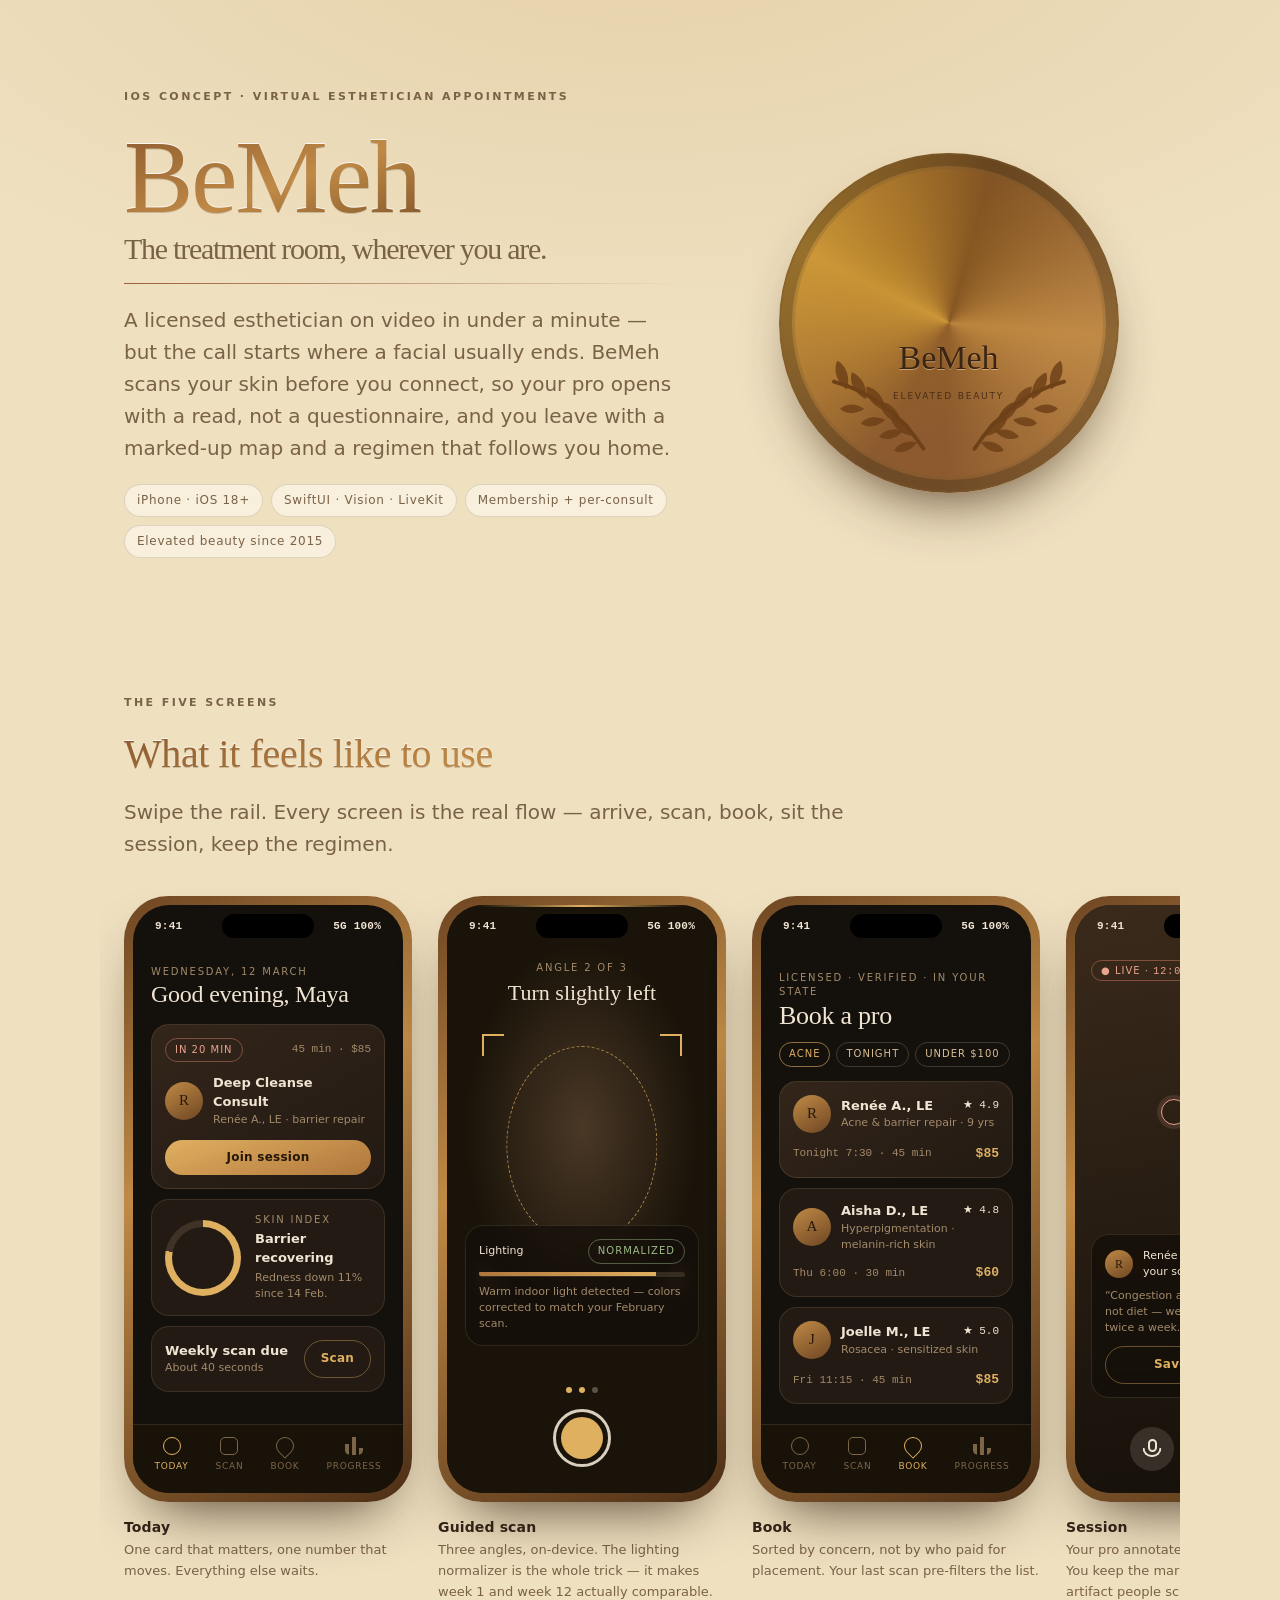
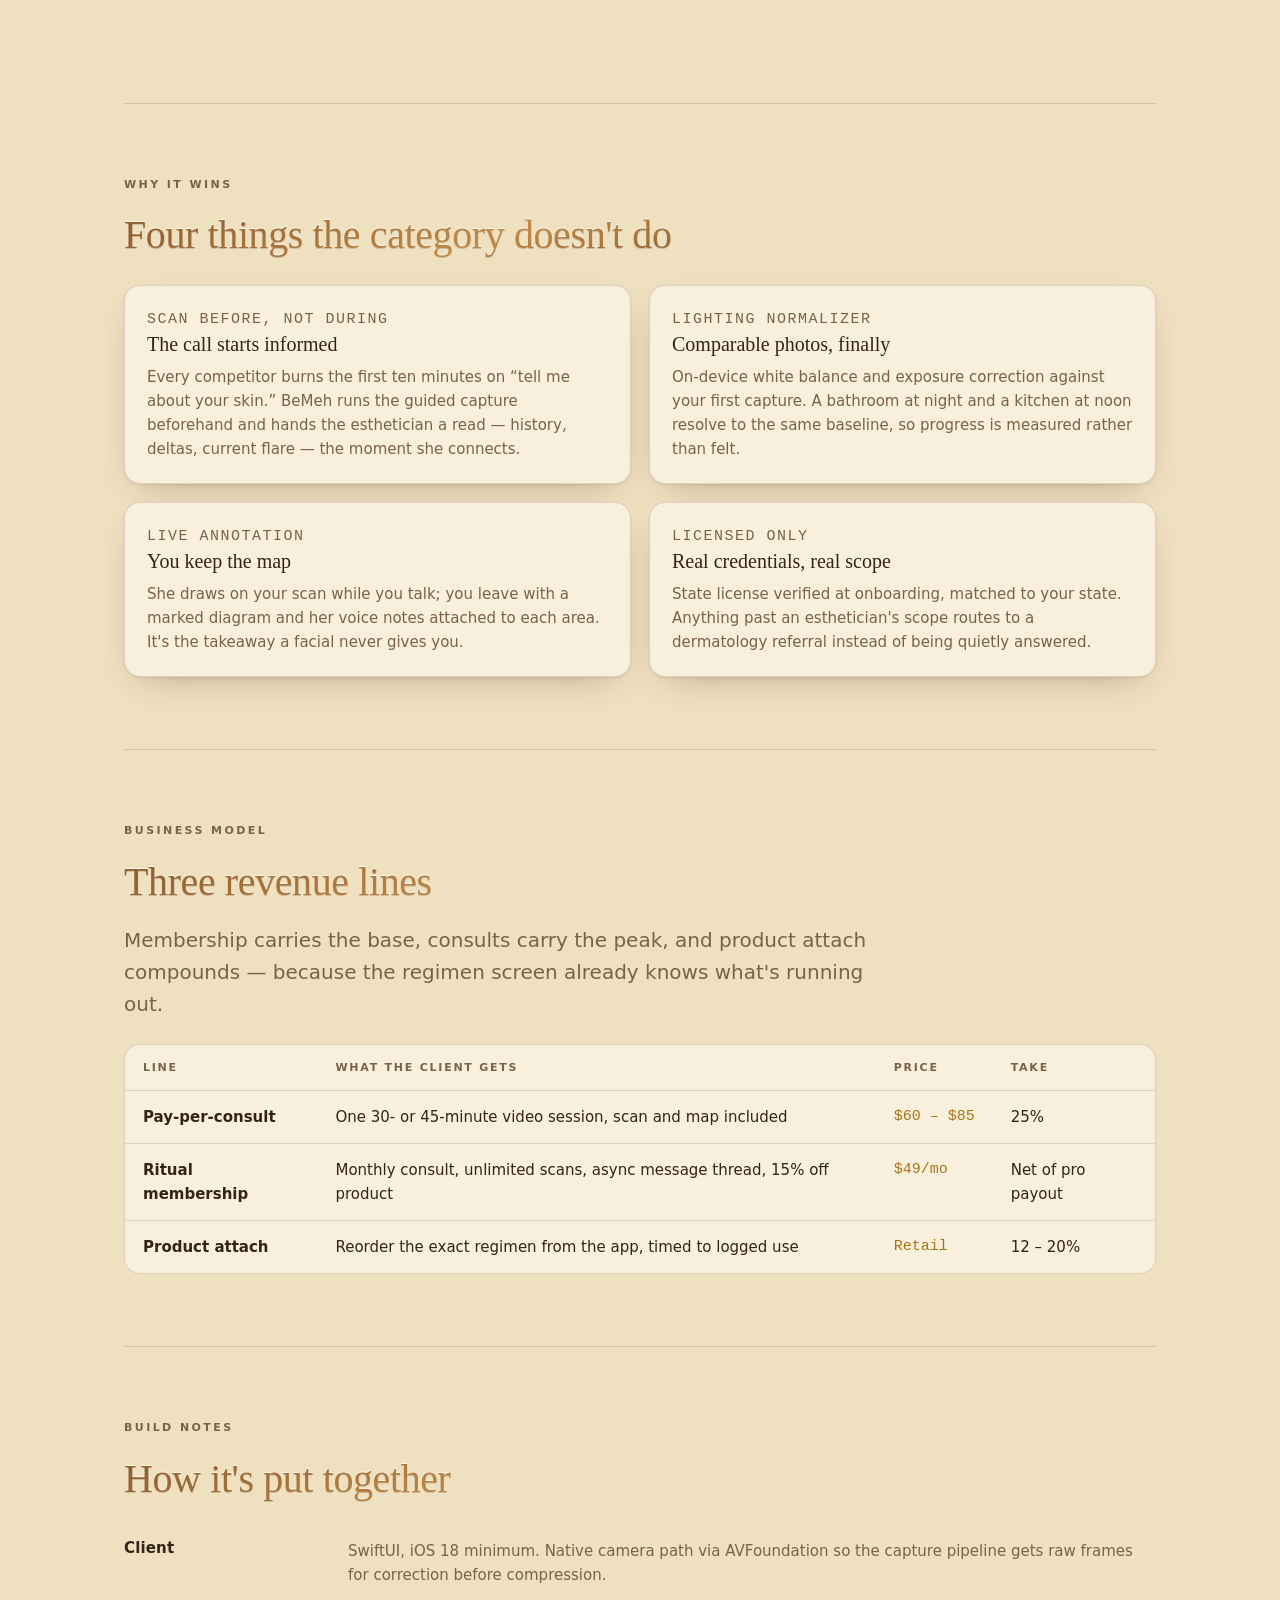
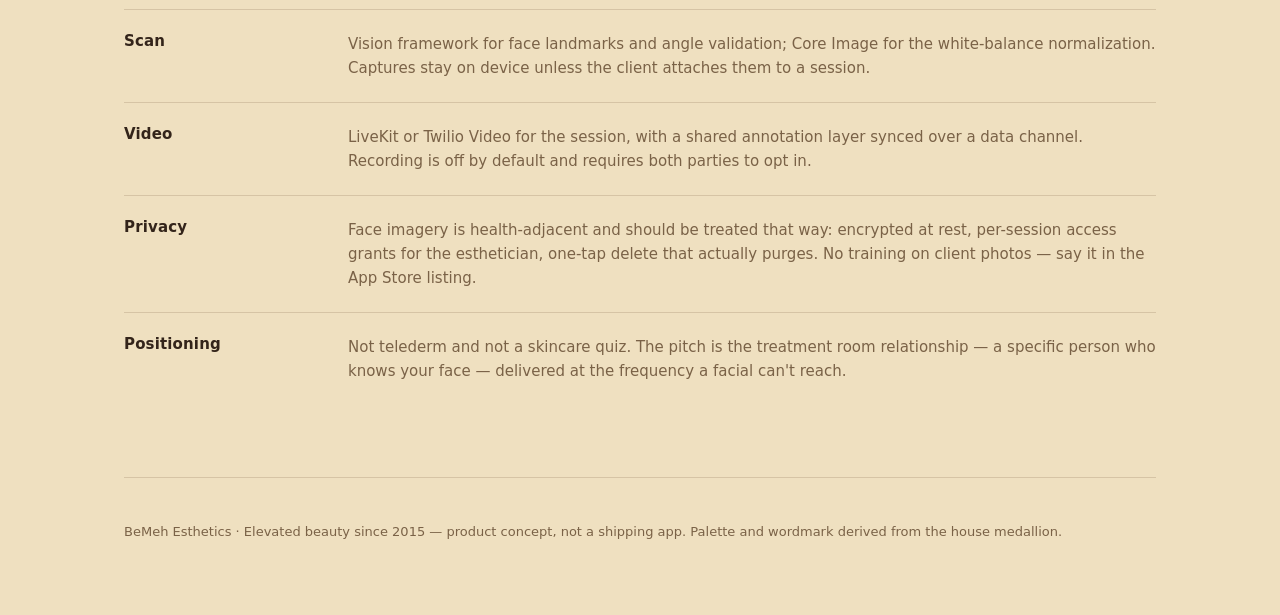
<file: concepts/bemeh/index.html>
<!doctype html>
<html lang="en">
<head>
<meta charset="utf-8">
<meta name="viewport" content="width=device-width, initial-scale=1">
<meta name="robots" content="noindex, nofollow">
<title>BeMeh — Virtual Esthetician, iOS Concept</title>
</head>
<body>
<style>
  :root{
    --ground:#EFE0C0; --panel:#F8F0DC; --panel-2:#FBF5E7;
    --ink:#33241A; --ink-dim:#7A6247; --line:rgba(80,52,26,.16);
    --gold:#A8741C; --copper:#9A5F3C; --champagne:#7A5A2E;
    --alert:#B0523B; --ok:#5F7A4E;
    --emboss-hi:rgba(255,255,255,.75); --emboss-lo:rgba(80,52,26,.22);
    --metal:linear-gradient(160deg,#8C5A2E 0%,#C08A46 38%,#6E4622 78%);
    --shadow:0 1px 2px rgba(80,52,26,.10), 0 12px 34px -18px rgba(80,52,26,.45);
    --font-display:"Didot","Bodoni 72","Bodoni MT","Playfair Display",Georgia,serif;
    --font-ui:"Avenir Next","Avenir","Helvetica Neue",system-ui,sans-serif;
    --font-mono:ui-monospace,"SF Mono",Menlo,monospace;
  }
  @media (prefers-color-scheme: dark){
    :root{
      --ground:#1C140E; --panel:#241A12; --panel-2:#2C2017;
      --ink:#F0E4D2; --ink-dim:#B09A7C; --line:rgba(233,201,150,.15);
      --gold:#D9A441; --copper:#C07C52; --champagne:#F2DFC0;
      --alert:#D07A62; --ok:#9DBA88;
      --emboss-hi:rgba(255,231,190,.20); --emboss-lo:rgba(0,0,0,.55);
      --metal:linear-gradient(160deg,#F6E3C0 0%,#C48E4E 42%,#8C5A32 100%);
      --shadow:0 1px 0 rgba(255,231,190,.06), 0 18px 44px -20px rgba(0,0,0,.8);
    }
  }
  :root[data-theme="light"]{
    --ground:#EFE0C0; --panel:#F8F0DC; --panel-2:#FBF5E7;
    --ink:#33241A; --ink-dim:#7A6247; --line:rgba(80,52,26,.16);
    --gold:#A8741C; --copper:#9A5F3C; --champagne:#7A5A2E;
    --alert:#B0523B; --ok:#5F7A4E;
    --emboss-hi:rgba(255,255,255,.75); --emboss-lo:rgba(80,52,26,.22);
    --metal:linear-gradient(160deg,#8C5A2E 0%,#C08A46 38%,#6E4622 78%);
    --shadow:0 1px 2px rgba(80,52,26,.10), 0 12px 34px -18px rgba(80,52,26,.45);
  }
  :root[data-theme="dark"]{
    --ground:#1C140E; --panel:#241A12; --panel-2:#2C2017;
    --ink:#F0E4D2; --ink-dim:#B09A7C; --line:rgba(233,201,150,.15);
    --gold:#D9A441; --copper:#C07C52; --champagne:#F2DFC0;
    --alert:#D07A62; --ok:#9DBA88;
    --emboss-hi:rgba(255,231,190,.20); --emboss-lo:rgba(0,0,0,.55);
    --metal:linear-gradient(160deg,#F6E3C0 0%,#C48E4E 42%,#8C5A32 100%);
    --shadow:0 1px 0 rgba(255,231,190,.06), 0 18px 44px -20px rgba(0,0,0,.8);
  }

  *{box-sizing:border-box}
  body{
    margin:0; background:var(--ground); color:var(--ink);
    font-family:var(--font-ui); font-size:16px; line-height:1.6;
    -webkit-font-smoothing:antialiased;
    background-image:
      radial-gradient(120% 80% at 50% -10%, color-mix(in srgb, var(--gold) 14%, transparent), transparent 60%);
    background-attachment:fixed;
  }
  .wrap{max-width:1080px; margin:0 auto; padding:0 24px}
  section{padding:72px 0; border-top:1px solid var(--line)}
  section:first-of-type{border-top:0}

  h1,h2,h3{font-family:var(--font-display); font-weight:400; text-wrap:balance; margin:0}
  h1{font-size:clamp(46px,8vw,84px); line-height:.98; letter-spacing:-.015em}
  h2{font-size:clamp(28px,4vw,40px); line-height:1.1; letter-spacing:-.01em}
  h3{font-size:20px; line-height:1.25}
  p{margin:0}

  .eyebrow{
    font-family:var(--font-ui); font-size:11px; font-weight:600;
    letter-spacing:.22em; text-transform:uppercase; color:var(--ink-dim);
  }
  .struck{
    background:var(--metal); -webkit-background-clip:text; background-clip:text;
    color:transparent; filter:drop-shadow(0 1px 0 var(--emboss-lo)) drop-shadow(0 -1px 0 var(--emboss-hi));
  }
  .lede{font-size:clamp(17px,2.1vw,20px); color:var(--ink-dim); max-width:60ch}
  .stack{display:flex; flex-direction:column; gap:20px}

  /* ---- Hero ---- */
  .hero{display:grid; grid-template-columns:minmax(0,1.15fr) minmax(0,.85fr); gap:56px; align-items:center; padding:88px 0 64px}
  @media (max-width:860px){ .hero{grid-template-columns:1fr; gap:40px; padding-top:56px} }
  .hero-name{display:block; font-size:clamp(56px,10vw,104px); letter-spacing:-.02em}
  .hero-sub{display:block; font-size:clamp(20px,3vw,30px); color:var(--ink-dim); font-family:var(--font-display); margin-top:6px}
  .rule{height:1px; background:linear-gradient(90deg,var(--copper),transparent); border:0; margin:0}
  .hero-meta{display:flex; flex-wrap:wrap; gap:8px}
  .chip{
    font-size:12px; letter-spacing:.06em; padding:6px 12px; border-radius:999px;
    border:1px solid var(--line); color:var(--ink-dim); background:var(--panel);
  }

  /* ---- Medallion ---- */
  .medallion{
    position:relative; width:min(340px,74vw); aspect-ratio:1; margin:0 auto;
    border-radius:50%; display:grid; place-items:center;
    background:
      radial-gradient(circle at 34% 28%, color-mix(in srgb, var(--gold) 46%, transparent), transparent 58%),
      conic-gradient(from 210deg, #8C5A2E, #D9A441 24%, #7A4C25 46%, #C08A46 68%, #8C5A2E 92%);
    box-shadow:
      inset 0 0 0 2px color-mix(in srgb, var(--champagne) 40%, transparent),
      inset 0 0 0 13px color-mix(in srgb, #000 18%, transparent),
      inset 0 0 0 16px color-mix(in srgb, var(--champagne) 26%, transparent),
      0 30px 60px -28px rgba(60,36,14,.9);
  }
  .medallion svg{position:absolute; inset:0; width:100%; height:100%}
  .med-type{position:relative; text-align:center; padding-top:26%}
  .med-type .m1{font-family:var(--font-display); font-size:clamp(26px,5.6vw,34px); color:#3B2412; text-shadow:0 1px 0 rgba(255,232,196,.45)}
  .med-type .m2{font-size:9px; letter-spacing:.2em; text-transform:uppercase; color:#4A2E17; margin-top:4px}

  /* ---- Phone rail ---- */
  .rail{
    display:flex; gap:26px; overflow-x:auto; padding:8px 24px 28px; margin:0 -24px;
    scroll-snap-type:x mandatory; scrollbar-width:thin;
  }
  .rail > figure{scroll-snap-align:center; margin:0; flex:0 0 auto; width:288px}
  figcaption{margin-top:14px; font-size:13px; color:var(--ink-dim)}
  figcaption b{display:block; color:var(--ink); font-size:14px; font-weight:600; letter-spacing:.01em; margin-bottom:2px}

  .phone{
    width:288px; height:606px; border-radius:44px; padding:9px; position:relative;
    background:linear-gradient(150deg,#6E4622,#C08A46 40%,#4E2F16);
    box-shadow:0 30px 60px -28px rgba(40,24,8,.85);
  }
  .screen{
    width:100%; height:100%; border-radius:36px; overflow:hidden; position:relative;
    background:#14100C; color:#F0E4D2; font-size:13px; line-height:1.45;
    display:flex; flex-direction:column;
  }
  .notch{position:absolute; top:9px; left:50%; transform:translateX(-50%); width:92px; height:24px; border-radius:14px; background:#000; z-index:5}
  .statusbar{display:flex; justify-content:space-between; padding:14px 22px 0; font-size:11px; font-weight:600; letter-spacing:.02em; color:#F0E4D2}
  .sbody{flex:1; overflow:hidden; padding:18px 18px 0}
  .sbody.flush{padding:0}
  .stitle{font-family:var(--font-display); font-size:26px; line-height:1.1; margin:2px 0 0}
  .slabel{font-size:10px; letter-spacing:.18em; text-transform:uppercase; color:#A38A6A}

  .card{background:#221A13; border:1px solid rgba(233,201,150,.13); border-radius:18px; padding:13px}
  .card + .card{margin-top:10px}
  .card.lift{background:linear-gradient(150deg,#33251A,#221A13)}
  .row{display:flex; align-items:center; gap:10px}
  .spread{display:flex; align-items:center; justify-content:space-between; gap:10px}
  .muted{color:#A38A6A}
  .tiny{font-size:11px}
  .num{font-family:var(--font-mono); font-variant-numeric:tabular-nums}

  .btn{
    background:linear-gradient(160deg,#E0B061,#B0763C); color:#251708; border:0;
    border-radius:999px; padding:9px 16px; font:inherit; font-size:12px; font-weight:700;
    letter-spacing:.02em; font-family:var(--font-ui);
  }
  .btn.ghost{background:transparent; color:#E0B061; border:1px solid rgba(224,176,97,.4); font-weight:600}
  .pill{font-size:10px; letter-spacing:.1em; text-transform:uppercase; padding:4px 9px; border-radius:999px; border:1px solid rgba(233,201,150,.22); color:#D9BE93}
  .pill.live{border-color:rgba(208,122,98,.5); color:#E8A48F}
  .pill.ok{border-color:rgba(157,186,136,.45); color:#9DBA88}

  .av{width:38px; height:38px; border-radius:50%; flex:0 0 auto; background:linear-gradient(150deg,#C08A46,#6E4622); display:grid; place-items:center; font-family:var(--font-display); font-size:15px; color:#2B1A0C}
  .av.sm{width:28px;height:28px;font-size:12px}

  .tabbar{display:flex; justify-content:space-around; padding:12px 8px 20px; border-top:1px solid rgba(233,201,150,.12); background:#181209}
  .tab{display:flex; flex-direction:column; align-items:center; gap:5px; font-size:9px; letter-spacing:.08em; text-transform:uppercase; color:#7C6647}
  .tab.on{color:#E0B061}
  .glyph{width:18px; height:18px; border-radius:5px; border:1.5px solid currentColor}
  .glyph.round{border-radius:50%}
  .glyph.bars{border:0; background:
      linear-gradient(currentColor,currentColor) 0 100%/4px 60% no-repeat,
      linear-gradient(currentColor,currentColor) 7px 100%/4px 100% no-repeat,
      linear-gradient(currentColor,currentColor) 14px 100%/4px 40% no-repeat}
  .glyph.drop{border-radius:50% 50% 50% 0; transform:rotate(-45deg)}
  .glyph.mic{width:9px; height:13px; border-radius:5px; border-width:2px; position:relative; margin-bottom:6px}
  .glyph.mic::after{content:""; position:absolute; left:50%; bottom:-7px; transform:translateX(-50%);
    width:15px; height:7px; border:2px solid currentColor; border-top:0; border-radius:0 0 9px 9px}
  .glyph.cam{width:20px; height:14px; border-radius:4px; border-width:2px}
  .glyph.x{border:0; width:16px; height:16px; background:
      linear-gradient(currentColor,currentColor) 50% 50%/16px 2px no-repeat,
      linear-gradient(currentColor,currentColor) 50% 50%/2px 16px no-repeat;
    transform:rotate(45deg)}

  /* score ring */
  .ring{width:76px; height:76px; border-radius:50%; display:grid; place-items:center; flex:0 0 auto;
    background:conic-gradient(#E0B061 0 78%, rgba(233,201,150,.14) 78%); position:relative}
  .ring::after{content:""; position:absolute; inset:8px; border-radius:50%; background:#221A13}
  .ring span{position:relative; font-family:var(--font-display); font-size:24px}
  .ring::after{inset:7px}

  /* scan viewfinder */
  .viewfinder{position:relative; height:100%; background:
      radial-gradient(60% 44% at 50% 38%, #4A3826, #191309 72%)}
  .oval{position:absolute; top:24%; left:50%; transform:translateX(-50%); width:56%; aspect-ratio:.76;
    border:1.5px dashed rgba(224,176,97,.7); border-radius:50%}
  .corner{position:absolute; width:22px; height:22px; border:2px solid #E0B061}
  .scanbar{position:absolute; left:12%; right:12%; height:2px; background:linear-gradient(90deg,transparent,#E0B061,transparent)}
  .capture{position:absolute; bottom:26px; left:50%; transform:translateX(-50%); width:58px; height:58px; border-radius:50%; border:3px solid rgba(240,228,210,.9)}
  .capture::after{content:""; position:absolute; inset:5px; border-radius:50%; background:#E0B061}
  .dots{position:absolute; bottom:100px; left:0; right:0; display:flex; justify-content:center; gap:7px}
  .dot{width:6px;height:6px;border-radius:50%;background:rgba(240,228,210,.3)}
  .dot.on{background:#E0B061}

  /* video call */
  .vstage{position:relative; height:100%; background:linear-gradient(170deg,#3A2A1B,#15100A)}
  .pip{position:absolute; top:48px; right:14px; width:74px; height:100px; border-radius:14px; border:1px solid rgba(233,201,150,.25); background:linear-gradient(160deg,#57402B,#241A12)}
  .mark{position:absolute; width:26px; height:26px; border-radius:50%; border:1.5px solid #E8A48F; box-shadow:0 0 0 4px rgba(232,164,143,.14)}
  .callbar{position:absolute; bottom:22px; left:0; right:0; display:flex; justify-content:center; gap:14px}
  .cbtn{width:44px;height:44px;border-radius:50%;background:rgba(240,228,210,.14); display:grid; place-items:center; color:#F0E4D2}
  .cbtn.end{background:#B0523B}

  .steps{list-style:none; margin:0; padding:0}
  .steps li{display:flex; gap:12px; padding:9px 0; border-bottom:1px solid rgba(233,201,150,.1)}
  .steps li:last-child{border-bottom:0}
  .stepno{font-family:var(--font-mono); font-size:11px; color:#A38A6A; padding-top:2px; width:16px; flex:0 0 auto}

  .seg{display:flex; gap:4px; background:#1C150E; border:1px solid rgba(233,201,150,.14); border-radius:999px; padding:3px}
  .seg span{flex:1; text-align:center; font-size:11px; padding:5px 0; border-radius:999px; color:#A38A6A; letter-spacing:.08em}
  .seg span.on{background:linear-gradient(160deg,#E0B061,#B0763C); color:#251708; font-weight:700}

  .bar{height:5px; border-radius:3px; background:rgba(233,201,150,.14); overflow:hidden}
  .bar i{display:block; height:100%; background:linear-gradient(90deg,#B0763C,#E0B061)}

  /* ---- Content grids ---- */
  .grid{display:grid; gap:18px}
  .g3{grid-template-columns:repeat(3,1fr)}
  .g2{grid-template-columns:repeat(2,1fr)}
  @media (max-width:820px){ .g3,.g2{grid-template-columns:1fr} }
  .panel{background:var(--panel); border:1px solid var(--line); border-radius:16px; padding:22px; box-shadow:var(--shadow)}
  .panel h3{margin-bottom:8px}
  .panel p{color:var(--ink-dim); font-size:15px}
  .kicker{font-family:var(--font-mono); font-size:11px; letter-spacing:.1em; color:var(--copper); text-transform:uppercase}

  table{width:100%; border-collapse:collapse; font-size:15px}
  .tablewrap{overflow-x:auto; border:1px solid var(--line); border-radius:16px; background:var(--panel)}
  th,td{text-align:left; padding:14px 18px; border-bottom:1px solid var(--line); vertical-align:top}
  tr:last-child td{border-bottom:0}
  th{font-size:11px; letter-spacing:.16em; text-transform:uppercase; color:var(--ink-dim); font-weight:600}
  td.price{font-family:var(--font-mono); font-variant-numeric:tabular-nums; white-space:nowrap; color:var(--gold)}

  .split{display:grid; grid-template-columns:200px minmax(0,1fr); gap:24px; padding:22px 0; border-bottom:1px solid var(--line)}
  .split:last-child{border-bottom:0}
  @media (max-width:720px){ .split{grid-template-columns:1fr; gap:8px} }
  .split h3{font-family:var(--font-ui); font-size:15px; font-weight:600; letter-spacing:.01em}
  .split p{color:var(--ink-dim); font-size:15px}

  footer{padding:44px 0 72px; color:var(--ink-dim); font-size:13px; border-top:1px solid var(--line)}

  @media (prefers-reduced-motion:no-preference){
    .scanbar{animation:sweep 3.4s ease-in-out infinite}
    @keyframes sweep{0%,100%{top:24%}50%{top:56%}}
  }
</style>

<div class="wrap">

  <header class="hero">
    <div class="stack">
      <p class="eyebrow">iOS concept · virtual esthetician appointments</p>
      <h1><span class="hero-name struck">BeMeh</span><span class="hero-sub">The treatment room, wherever you are.</span></h1>
      <hr class="rule">
      <p class="lede">A licensed esthetician on video in under a minute — but the call starts where a facial usually ends. BeMeh scans your skin before you connect, so your pro opens with a read, not a questionnaire, and you leave with a marked-up map and a regimen that follows you home.</p>
      <div class="hero-meta">
        <span class="chip">iPhone · iOS 18+</span>
        <span class="chip">SwiftUI · Vision · LiveKit</span>
        <span class="chip">Membership + per-consult</span>
        <span class="chip">Elevated beauty since 2015</span>
      </div>
    </div>
    <div class="medallion" role="img" aria-label="BeMeh Esthetics bronze medallion with laurel wreath">
      <svg viewBox="0 0 200 200" aria-hidden="true">
        <defs>
          <path id="leaf" d="M0 0 C7 -5 15 -4 19 0 C15 4 7 5 0 0 Z" fill="#6E4118" opacity=".85"/>
          <g id="branch">
            <path d="M0 0 C 14 -22 34 -36 56 -42" stroke="#6E4118" stroke-width="2.4" fill="none" stroke-linecap="round"/>
            <use href="#leaf" transform="translate(6,-8) rotate(-40)"/>
            <use href="#leaf" transform="translate(14,-16) rotate(-46)"/>
            <use href="#leaf" transform="translate(24,-24) rotate(-52)"/>
            <use href="#leaf" transform="translate(36,-31) rotate(-62)"/>
            <use href="#leaf" transform="translate(48,-37) rotate(-72)"/>
            <use href="#leaf" transform="translate(4,-4) rotate(20) scale(.8)"/>
            <use href="#leaf" transform="translate(13,-11) rotate(14) scale(.8)"/>
            <use href="#leaf" transform="translate(24,-18) rotate(8) scale(.8)"/>
            <use href="#leaf" transform="translate(37,-25) rotate(0) scale(.8)"/>
          </g>
        </defs>
        <g transform="translate(100,174) scale(.94)">
          <use href="#branch" transform="translate(-16,0) scale(-1,1)"/>
          <use href="#branch" transform="translate(16,0)"/>
        </g>
      </svg>
      <div class="med-type">
        <div class="m1">BeMeh</div>
        <div class="m2">Elevated beauty</div>
      </div>
    </div>
  </header>

  <section>
    <div class="stack" style="margin-bottom:28px">
      <p class="eyebrow">The five screens</p>
      <h2 class="struck">What it feels like to use</h2>
      <p class="lede">Swipe the rail. Every screen is the real flow — arrive, scan, book, sit the session, keep the regimen.</p>
    </div>

    <div class="rail">

      <!-- 1 · Today -->
      <figure>
        <div class="phone">
          <div class="screen">
            <div class="notch"></div>
            <div class="statusbar"><span class="num">9:41</span><span class="num">5G  100%</span></div>
            <div class="sbody">
              <p class="slabel" style="margin-top:12px">Wednesday, 12 March</p>
              <h2 class="stitle" style="font-size:24px">Good evening, Maya</h2>

              <div class="card lift" style="margin-top:16px">
                <div class="spread">
                  <span class="pill live">In 20 min</span>
                  <span class="tiny muted num">45 min · $85</span>
                </div>
                <div class="row" style="margin-top:12px">
                  <div class="av">R</div>
                  <div style="flex:1">
                    <div style="font-weight:600">Deep Cleanse Consult</div>
                    <div class="tiny muted">Renée A., LE · barrier repair</div>
                  </div>
                </div>
                <button class="btn" style="width:100%; margin-top:12px">Join session</button>
              </div>

              <div class="card">
                <div class="row" style="gap:14px">
                  <div class="ring"><span>78</span></div>
                  <div>
                    <div class="slabel">Skin index</div>
                    <div style="font-weight:600; margin-top:2px">Barrier recovering</div>
                    <p class="tiny muted" style="margin-top:3px">Redness down 11% since 14 Feb.</p>
                  </div>
                </div>
              </div>

              <div class="card">
                <div class="spread">
                  <div>
                    <div style="font-weight:600">Weekly scan due</div>
                    <div class="tiny muted">About 40 seconds</div>
                  </div>
                  <button class="btn ghost">Scan</button>
                </div>
              </div>
            </div>
            <nav class="tabbar">
              <span class="tab on"><i class="glyph round"></i>Today</span>
              <span class="tab"><i class="glyph"></i>Scan</span>
              <span class="tab"><i class="glyph drop"></i>Book</span>
              <span class="tab"><i class="glyph bars"></i>Progress</span>
            </nav>
          </div>
        </div>
        <figcaption><b>Today</b>One card that matters, one number that moves. Everything else waits.</figcaption>
      </figure>

      <!-- 2 · Scan -->
      <figure>
        <div class="phone">
          <div class="screen">
            <div class="notch"></div>
            <div class="statusbar" style="position:absolute; left:0; right:0; z-index:4"><span class="num">9:41</span><span class="num">5G  100%</span></div>
            <div class="sbody flush">
              <div class="viewfinder">
                <div class="oval"></div>
                <div class="scanbar"></div>
                <div class="corner" style="top:22%; left:13%; border-right:0; border-bottom:0"></div>
                <div class="corner" style="top:22%; right:13%; border-left:0; border-bottom:0"></div>
                <div class="corner" style="bottom:35%; left:13%; border-right:0; border-top:0"></div>
                <div class="corner" style="bottom:35%; right:13%; border-left:0; border-top:0"></div>

                <div style="position:absolute; top:56px; left:0; right:0; text-align:center">
                  <p class="slabel">Angle 2 of 3</p>
                  <p style="font-family:var(--font-display); font-size:22px; margin-top:2px">Turn slightly left</p>
                </div>

                <div style="position:absolute; bottom:148px; left:18px; right:18px">
                  <div class="card" style="background:rgba(20,15,10,.72); backdrop-filter:blur(8px)">
                    <div class="spread">
                      <span class="tiny">Lighting</span>
                      <span class="pill ok">Normalized</span>
                    </div>
                    <div class="bar" style="margin-top:8px"><i style="width:86%"></i></div>
                    <p class="tiny muted" style="margin-top:7px">Warm indoor light detected — colors corrected to match your February scan.</p>
                  </div>
                </div>

                <div class="dots"><i class="dot on"></i><i class="dot on"></i><i class="dot"></i></div>
                <div class="capture"></div>
              </div>
            </div>
          </div>
        </div>
        <figcaption><b>Guided scan</b>Three angles, on-device. The lighting normalizer is the whole trick — it makes week 1 and week 12 actually comparable.</figcaption>
      </figure>

      <!-- 3 · Book -->
      <figure>
        <div class="phone">
          <div class="screen">
            <div class="notch"></div>
            <div class="statusbar"><span class="num">9:41</span><span class="num">5G  100%</span></div>
            <div class="sbody">
              <p class="slabel" style="margin-top:18px">Licensed · verified · in your state</p>
              <h2 class="stitle">Book a pro</h2>
              <div class="row" style="gap:6px; margin-top:12px; flex-wrap:wrap">
                <span class="pill" style="border-color:rgba(224,176,97,.6); color:#E0B061">Acne</span>
                <span class="pill">Tonight</span>
                <span class="pill">Under $100</span>
              </div>

              <div class="card lift" style="margin-top:14px">
                <div class="row">
                  <div class="av">R</div>
                  <div style="flex:1">
                    <div class="spread"><span style="font-weight:600">Renée A., LE</span><span class="tiny num">★ 4.9</span></div>
                    <div class="tiny muted">Acne &amp; barrier repair · 9 yrs</div>
                  </div>
                </div>
                <div class="spread" style="margin-top:12px">
                  <span class="tiny muted num">Tonight 7:30 · 45 min</span>
                  <span class="num" style="color:#E0B061; font-weight:600">$85</span>
                </div>
              </div>

              <div class="card">
                <div class="row">
                  <div class="av">A</div>
                  <div style="flex:1">
                    <div class="spread"><span style="font-weight:600">Aisha D., LE</span><span class="tiny num">★ 4.8</span></div>
                    <div class="tiny muted">Hyperpigmentation · melanin-rich skin</div>
                  </div>
                </div>
                <div class="spread" style="margin-top:12px">
                  <span class="tiny muted num">Thu 6:00 · 30 min</span>
                  <span class="num" style="color:#E0B061; font-weight:600">$60</span>
                </div>
              </div>

              <div class="card">
                <div class="row">
                  <div class="av">J</div>
                  <div style="flex:1">
                    <div class="spread"><span style="font-weight:600">Joelle M., LE</span><span class="tiny num">★ 5.0</span></div>
                    <div class="tiny muted">Rosacea · sensitized skin</div>
                  </div>
                </div>
                <div class="spread" style="margin-top:12px">
                  <span class="tiny muted num">Fri 11:15 · 45 min</span>
                  <span class="num" style="color:#E0B061; font-weight:600">$85</span>
                </div>
              </div>
            </div>
            <nav class="tabbar">
              <span class="tab"><i class="glyph round"></i>Today</span>
              <span class="tab"><i class="glyph"></i>Scan</span>
              <span class="tab on"><i class="glyph drop"></i>Book</span>
              <span class="tab"><i class="glyph bars"></i>Progress</span>
            </nav>
          </div>
        </div>
        <figcaption><b>Book</b>Sorted by concern, not by who paid for placement. Your last scan pre-filters the list.</figcaption>
      </figure>

      <!-- 4 · Session -->
      <figure>
        <div class="phone">
          <div class="screen">
            <div class="notch"></div>
            <div class="statusbar" style="position:absolute; left:0; right:0; z-index:4"><span class="num">9:41</span><span class="num">5G  100%</span></div>
            <div class="sbody flush">
              <div class="vstage">
                <div class="pip"></div>
                <div style="position:absolute; top:56px; left:16px">
                  <span class="pill live">● Live · <span class="num">12:04</span></span>
                </div>

                <div class="mark" style="top:33%; left:32%"></div>
                <div class="mark" style="top:41%; left:56%"></div>
                <div class="mark" style="top:52%; left:44%"></div>

                <div style="position:absolute; bottom:96px; left:16px; right:16px">
                  <div class="card" style="background:rgba(20,15,10,.78); backdrop-filter:blur(10px)">
                    <div class="row">
                      <div class="av sm">R</div>
                      <span class="tiny" style="flex:1">Renée marked <b>3 areas</b> on your scan</span>
                    </div>
                    <p class="tiny muted" style="margin-top:8px">“Congestion along the jaw is friction, not diet — we’ll drop the actives to twice a week.”</p>
                    <button class="btn ghost" style="width:100%; margin-top:10px">Save to my map</button>
                  </div>
                </div>

                <div class="callbar">
                  <span class="cbtn"><i class="glyph mic"></i></span>
                  <span class="cbtn"><i class="glyph cam"></i></span>
                  <span class="cbtn end"><i class="glyph x"></i></span>
                </div>
              </div>
            </div>
          </div>
        </div>
        <figcaption><b>Session</b>Your pro annotates your own scan mid-call. You keep the marked-up map — that's the artifact people screenshot.</figcaption>
      </figure>

      <!-- 5 · Regimen -->
      <figure>
        <div class="phone">
          <div class="screen">
            <div class="notch"></div>
            <div class="statusbar"><span class="num">9:41</span><span class="num">5G  100%</span></div>
            <div class="sbody">
              <p class="slabel" style="margin-top:18px">Prescribed 12 Mar by Renée A.</p>
              <h2 class="stitle">Your regimen</h2>

              <div class="seg" style="margin-top:14px"><span class="on">Morning</span><span>Evening</span><span>Weekly</span></div>

              <ol class="steps" style="margin-top:6px">
                <li>
                  <span class="stepno">01</span>
                  <span style="flex:1"><b>Cream cleanser</b><br><span class="tiny muted">Lukewarm water, 30 seconds</span></span>
                </li>
                <li>
                  <span class="stepno">02</span>
                  <span style="flex:1"><b>Azelaic acid 10%</b><br><span class="tiny muted">Jaw and chin only — Tue &amp; Fri</span></span>
                </li>
                <li>
                  <span class="stepno">03</span>
                  <span style="flex:1"><b>Barrier cream</b><br><span class="tiny muted">On damp skin, don’t skip the neck</span></span>
                </li>
                <li>
                  <span class="stepno">04</span>
                  <span style="flex:1"><b>SPF 50</b><br><span class="tiny muted">Two fingers, reapply at 2pm</span></span>
                </li>
              </ol>

              <div class="card" style="margin-top:12px">
                <div class="spread">
                  <div>
                    <div style="font-weight:600">Barrier cream: 9 days left</div>
                    <div class="tiny muted">Based on your logged use</div>
                  </div>
                  <button class="btn">Reorder</button>
                </div>
              </div>
            </div>
            <nav class="tabbar">
              <span class="tab"><i class="glyph round"></i>Today</span>
              <span class="tab"><i class="glyph"></i>Scan</span>
              <span class="tab"><i class="glyph drop"></i>Book</span>
              <span class="tab on"><i class="glyph bars"></i>Progress</span>
            </nav>
          </div>
        </div>
        <figcaption><b>Regimen</b>What she said, in the order you do it. Restock nudges are timed off logged use, not a subscription clock.</figcaption>
      </figure>

    </div>
  </section>

  <section>
    <div class="stack" style="margin-bottom:28px">
      <p class="eyebrow">Why it wins</p>
      <h2 class="struck">Four things the category doesn't do</h2>
    </div>
    <div class="grid g2">
      <div class="panel">
        <p class="kicker">Scan before, not during</p>
        <h3>The call starts informed</h3>
        <p>Every competitor burns the first ten minutes on “tell me about your skin.” BeMeh runs the guided capture beforehand and hands the esthetician a read — history, deltas, current flare — the moment she connects.</p>
      </div>
      <div class="panel">
        <p class="kicker">Lighting normalizer</p>
        <h3>Comparable photos, finally</h3>
        <p>On-device white balance and exposure correction against your first capture. A bathroom at night and a kitchen at noon resolve to the same baseline, so progress is measured rather than felt.</p>
      </div>
      <div class="panel">
        <p class="kicker">Live annotation</p>
        <h3>You keep the map</h3>
        <p>She draws on your scan while you talk; you leave with a marked diagram and her voice notes attached to each area. It's the takeaway a facial never gives you.</p>
      </div>
      <div class="panel">
        <p class="kicker">Licensed only</p>
        <h3>Real credentials, real scope</h3>
        <p>State license verified at onboarding, matched to your state. Anything past an esthetician's scope routes to a dermatology referral instead of being quietly answered.</p>
      </div>
    </div>
  </section>

  <section>
    <div class="stack" style="margin-bottom:24px">
      <p class="eyebrow">Business model</p>
      <h2 class="struck">Three revenue lines</h2>
      <p class="lede">Membership carries the base, consults carry the peak, and product attach compounds — because the regimen screen already knows what's running out.</p>
    </div>
    <div class="tablewrap">
      <table>
        <thead>
          <tr><th>Line</th><th>What the client gets</th><th>Price</th><th>Take</th></tr>
        </thead>
        <tbody>
          <tr>
            <td><b>Pay-per-consult</b></td>
            <td>One 30- or 45-minute video session, scan and map included</td>
            <td class="price">$60 – $85</td>
            <td>25%</td>
          </tr>
          <tr>
            <td><b>Ritual membership</b></td>
            <td>Monthly consult, unlimited scans, async message thread, 15% off product</td>
            <td class="price">$49/mo</td>
            <td>Net of pro payout</td>
          </tr>
          <tr>
            <td><b>Product attach</b></td>
            <td>Reorder the exact regimen from the app, timed to logged use</td>
            <td class="price">Retail</td>
            <td>12 – 20%</td>
          </tr>
        </tbody>
      </table>
    </div>
  </section>

  <section>
    <div class="stack" style="margin-bottom:16px">
      <p class="eyebrow">Build notes</p>
      <h2 class="struck">How it's put together</h2>
    </div>
    <div>
      <div class="split">
        <h3>Client</h3>
        <p>SwiftUI, iOS 18 minimum. Native camera path via AVFoundation so the capture pipeline gets raw frames for correction before compression.</p>
      </div>
      <div class="split">
        <h3>Scan</h3>
        <p>Vision framework for face landmarks and angle validation; Core Image for the white-balance normalization. Captures stay on device unless the client attaches them to a session.</p>
      </div>
      <div class="split">
        <h3>Video</h3>
        <p>LiveKit or Twilio Video for the session, with a shared annotation layer synced over a data channel. Recording is off by default and requires both parties to opt in.</p>
      </div>
      <div class="split">
        <h3>Privacy</h3>
        <p>Face imagery is health-adjacent and should be treated that way: encrypted at rest, per-session access grants for the esthetician, one-tap delete that actually purges. No training on client photos — say it in the App Store listing.</p>
      </div>
      <div class="split">
        <h3>Positioning</h3>
        <p>Not telederm and not a skincare quiz. The pitch is the treatment room relationship — a specific person who knows your face — delivered at the frequency a facial can't reach.</p>
      </div>
    </div>
  </section>

  <footer>
    <p>BeMeh Esthetics · Elevated beauty since 2015 — product concept, not a shipping app. Palette and wordmark derived from the house medallion.</p>
  </footer>
</div>
</body>
</html>
</file>
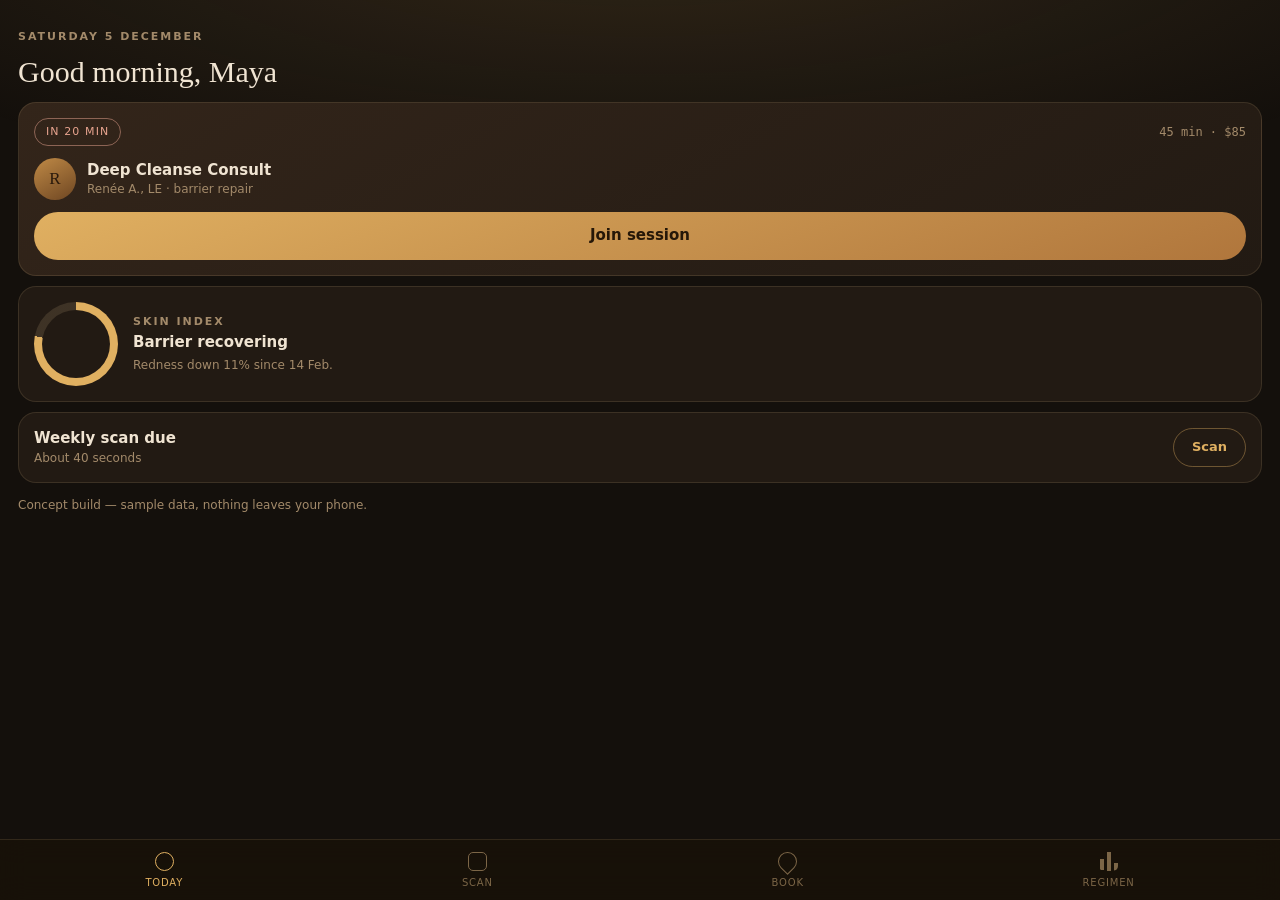
<file: concepts/bemeh/app/index.html>
<!doctype html>
<html lang="en">
<head>
<meta charset="utf-8">
<meta name="viewport" content="width=device-width, initial-scale=1, viewport-fit=cover, user-scalable=no">
<meta name="robots" content="noindex, nofollow">
<meta name="apple-mobile-web-app-capable" content="yes">
<meta name="mobile-web-app-capable" content="yes">
<meta name="apple-mobile-web-app-status-bar-style" content="black-translucent">
<meta name="apple-mobile-web-app-title" content="BeMeh">
<meta name="theme-color" content="#14100C">
<link rel="apple-touch-icon" href="icon-180.png">
<link rel="manifest" href="manifest.webmanifest">
<title>BeMeh</title>
<style>
  :root{
    --ground:#14100C; --panel:#221A13; --lift:#33251A;
    --ink:#F0E4D2; --dim:#A38A6A; --line:rgba(233,201,150,.13);
    --gold:#E0B061; --gold2:#B0763C; --copper:#E8A48F; --sage:#9DBA88;
    --sat:env(safe-area-inset-top,0px); --sab:env(safe-area-inset-bottom,0px);
    --font-d:"Didot","Bodoni 72",Georgia,serif;
    --font-u:"Avenir Next","Avenir","Helvetica Neue",system-ui,sans-serif;
    --font-m:ui-monospace,"SF Mono",Menlo,monospace;
  }
  *{box-sizing:border-box; -webkit-tap-highlight-color:transparent}
  html,body{margin:0; height:100%; overscroll-behavior:none}
  body{
    background:var(--ground); color:var(--ink); font-family:var(--font-u);
    font-size:15px; line-height:1.45; -webkit-font-smoothing:antialiased;
    -webkit-user-select:none; user-select:none;
  }
  body::before{content:""; position:fixed; inset:0; pointer-events:none;
    background:radial-gradient(120% 50% at 50% -8%, rgba(224,176,97,.14), transparent 60%)}

  .screen{display:none; position:fixed; inset:0; overflow-y:auto;
    padding:calc(var(--sat) + 18px) 18px calc(var(--sab) + 92px)}
  .screen.on{display:block}
  .slabel{font-size:11px; letter-spacing:.18em; text-transform:uppercase; color:var(--dim); font-weight:600}
  h1{font-family:var(--font-d); font-weight:400; font-size:30px; line-height:1.08; margin:2px 0 14px}

  .card{background:var(--panel); border:1px solid var(--line); border-radius:18px; padding:15px; margin-bottom:10px}
  .card.lift{background:linear-gradient(150deg,var(--lift),var(--panel))}
  .row{display:flex; align-items:center; gap:11px}
  .spread{display:flex; align-items:center; justify-content:space-between; gap:10px}
  .muted{color:var(--dim)}
  .tiny{font-size:12px}
  .num{font-family:var(--font-m); font-variant-numeric:tabular-nums}
  .b{font-weight:600}

  .btn{display:block; width:100%; text-align:center; background:linear-gradient(160deg,var(--gold),var(--gold2));
    color:#251708; border:0; border-radius:999px; padding:13px 18px; font:inherit; font-size:15px;
    font-weight:700; margin-top:12px; cursor:pointer}
  .btn:active{opacity:.75}
  .btn.ghost{background:transparent; color:var(--gold); border:1px solid rgba(224,176,97,.4);
    font-weight:600; width:auto; margin:0; padding:9px 18px; font-size:13px}
  .pill{display:inline-block; font-size:11px; letter-spacing:.1em; text-transform:uppercase;
    padding:5px 11px; border-radius:999px; border:1px solid var(--line); color:#D9BE93}
  .pill.live{border-color:rgba(232,164,143,.5); color:var(--copper)}
  .pill.ok{border-color:rgba(157,186,136,.45); color:var(--sage)}
  .pill.sel{border-color:rgba(224,176,97,.7); color:var(--gold)}

  .av{width:42px; height:42px; border-radius:50%; flex:0 0 auto;
    background:linear-gradient(150deg,#C08A46,#6E4622); display:grid; place-items:center;
    font-family:var(--font-d); font-size:17px; color:#2B1A0C}
  .av.sm{width:30px; height:30px; font-size:13px}

  .ring{width:84px; height:84px; border-radius:50%; flex:0 0 auto; display:grid; place-items:center;
    background:conic-gradient(var(--gold) calc(var(--v)*1%), rgba(233,201,150,.14) 0); position:relative}
  .ring::after{content:""; position:absolute; inset:8px; border-radius:50%; background:var(--panel)}
  .ring b{position:relative; font-family:var(--font-d); font-weight:400; font-size:27px}

  /* tab bar */
  nav{position:fixed; left:0; right:0; bottom:0; z-index:40; display:flex; justify-content:space-around;
    padding:10px 6px calc(var(--sab) + 8px); background:rgba(24,18,9,.94);
    -webkit-backdrop-filter:blur(14px); backdrop-filter:blur(14px); border-top:1px solid var(--line)}
  nav button{background:none; border:0; color:#7C6647; font:inherit; font-size:10px; letter-spacing:.08em;
    text-transform:uppercase; display:flex; flex-direction:column; align-items:center; gap:5px; cursor:pointer; padding:2px 10px}
  nav button.on{color:var(--gold)}
  nav i{width:19px; height:19px; border:1.5px solid currentColor; border-radius:5px; font-style:normal}
  nav i.round{border-radius:50%}
  nav i.drop{border-radius:50% 50% 50% 0; transform:rotate(-45deg)}
  nav i.bars{border:0; background:
      linear-gradient(currentColor,currentColor) 1px 100%/4px 60% no-repeat,
      linear-gradient(currentColor,currentColor) 8px 100%/4px 100% no-repeat,
      linear-gradient(currentColor,currentColor) 15px 100%/4px 40% no-repeat}

  /* scan */
  #scan{padding-left:0; padding-right:0}
  .vf{position:relative; height:62vh; margin:0 0 14px;
    background:radial-gradient(60% 44% at 50% 40%, #4A3826, transparent 74%)}
  .oval{position:absolute; top:12%; left:50%; transform:translateX(-50%); width:56vw; max-width:250px;
    aspect-ratio:.76; border:1.5px dashed rgba(224,176,97,.7); border-radius:50%}
  .cnr{position:absolute; width:22px; height:22px; border:2px solid var(--gold)}
  .scanline{position:absolute; left:14%; right:14%; height:2px;
    background:linear-gradient(90deg,transparent,var(--gold),transparent); top:20%}
  @media (prefers-reduced-motion:no-preference){
    .scanline{animation:sw 3.2s ease-in-out infinite}
    @keyframes sw{0%,100%{top:16%}50%{top:56%}}
  }
  .shutter{width:66px; height:66px; border-radius:50%; border:3px solid rgba(240,228,210,.9);
    background:transparent; position:relative; display:block; margin:16px auto 0; cursor:pointer}
  .shutter::after{content:""; position:absolute; inset:5px; border-radius:50%;
    background:linear-gradient(160deg,var(--gold),var(--gold2))}
  .shutter:active{transform:scale(.94)}
  .dots{display:flex; justify-content:center; gap:8px; margin-top:14px}
  .dots i{width:7px; height:7px; border-radius:50%; background:rgba(240,228,210,.28)}
  .dots i.on{background:var(--gold)}
  .bar{height:5px; border-radius:3px; background:rgba(233,201,150,.14); overflow:hidden; margin-top:8px}
  .bar i{display:block; height:100%; width:86%; background:linear-gradient(90deg,var(--gold2),var(--gold))}

  /* chips + segment */
  .chips{display:flex; gap:8px; overflow-x:auto; padding-bottom:6px; margin-bottom:10px; scrollbar-width:none}
  .seg{display:flex; gap:4px; background:#1C150E; border:1px solid var(--line); border-radius:999px;
    padding:3px; margin-bottom:8px}
  .seg button{flex:1; border:0; background:none; color:var(--dim); font:inherit; font-size:13px;
    letter-spacing:.06em; padding:8px 0; border-radius:999px; cursor:pointer}
  .seg button.on{background:linear-gradient(160deg,var(--gold),var(--gold2)); color:#251708; font-weight:700}
  .steps{list-style:none; margin:0; padding:0}
  .steps li{display:flex; gap:13px; padding:13px 2px; border-bottom:1px solid var(--line)}
  .steps li:last-child{border-bottom:0}
  .steps .n{font-family:var(--font-m); font-size:12px; color:var(--dim); padding-top:2px}

  /* session overlay */
  #session{display:none; position:fixed; inset:0; z-index:60;
    background:linear-gradient(170deg,#3A2A1B,#15100A); padding:calc(var(--sat) + 14px) 16px calc(var(--sab) + 16px)}
  #session.on{display:block}
  .pip{position:absolute; top:calc(var(--sat) + 52px); right:16px; width:76px; height:102px; border-radius:14px;
    border:1px solid rgba(233,201,150,.25); background:linear-gradient(160deg,#57402B,#241A12)}
  .pip span{position:absolute; bottom:6px; left:0; right:0; text-align:center; font-size:10px; color:var(--dim)}
  .mark{position:absolute; width:30px; height:30px; border-radius:50%; border:1.5px solid var(--copper);
    box-shadow:0 0 0 5px rgba(232,164,143,.12); opacity:0; transition:opacity .5s, transform .5s; transform:scale(.5)}
  .mark.on{opacity:1; transform:scale(1)}
  .callui{position:absolute; left:16px; right:16px; bottom:calc(var(--sab) + 84px)}
  .callbar{position:absolute; left:0; right:0; bottom:calc(var(--sab) + 18px); display:flex; justify-content:center; gap:16px}
  .cbtn{width:52px; height:52px; border-radius:50%; border:0; background:rgba(240,228,210,.14);
    color:var(--ink); font-size:17px; cursor:pointer; display:grid; place-items:center}
  .cbtn.end{background:#B0523B}

  /* sheet + toast */
  #sheet{position:fixed; left:0; right:0; bottom:0; z-index:70; background:var(--ground);
    border-radius:22px 22px 0 0; border-top:1px solid var(--line); padding:22px 22px calc(var(--sab) + 22px);
    transform:translateY(105%); transition:transform .32s cubic-bezier(.3,.9,.3,1)}
  #sheet.on{transform:none}
  #toast{position:fixed; left:18px; right:18px; top:calc(var(--sat) + 14px); z-index:80;
    background:var(--lift); border:1px solid rgba(224,176,97,.4); border-radius:14px; padding:13px 16px;
    font-size:13px; opacity:0; pointer-events:none; transition:opacity .3s}
  #toast.on{opacity:1}
  @media (prefers-reduced-motion:reduce){ #sheet{transition:none} .mark{transition:none} }
</style>
</head>
<body>

<!-- TODAY -->
<main id="today" class="screen on">
  <p class="slabel" id="dateline">Today</p>
  <h1 id="greet">Good evening, Maya</h1>

  <div class="card lift">
    <div class="spread">
      <span class="pill live">In 20 min</span>
      <span class="tiny muted num">45 min · $85</span>
    </div>
    <div class="row" style="margin-top:12px">
      <div class="av">R</div>
      <div>
        <div class="b">Deep Cleanse Consult</div>
        <div class="tiny muted">Renée A., LE · barrier repair</div>
      </div>
    </div>
    <button class="btn" onclick="openSession()">Join session</button>
  </div>

  <div class="card">
    <div class="row" style="gap:15px">
      <div class="ring" id="ring" style="--v:78"><b id="ringv">78</b></div>
      <div>
        <div class="slabel">Skin index</div>
        <div class="b" id="ringhead" style="margin-top:2px">Barrier recovering</div>
        <div class="tiny muted" id="ringsub" style="margin-top:3px">Redness down 11% since 14 Feb.</div>
      </div>
    </div>
  </div>

  <div class="card" id="nudge">
    <div class="spread">
      <div>
        <div class="b">Weekly scan due</div>
        <div class="tiny muted">About 40 seconds</div>
      </div>
      <button class="btn ghost" onclick="go('scan')">Scan</button>
    </div>
  </div>

  <p class="tiny muted" style="margin-top:14px">Concept build — sample data, nothing leaves your phone.</p>
</main>

<!-- SCAN -->
<main id="scan" class="screen">
  <div style="text-align:center; padding:0 18px">
    <p class="slabel" id="angleno">Angle 1 of 3</p>
    <h1 style="margin-bottom:4px" id="prompt">Look straight ahead</h1>
  </div>
  <div class="vf">
    <div class="oval"></div>
    <div class="scanline"></div>
    <div class="cnr" style="top:8%; left:12%; border-right:0; border-bottom:0"></div>
    <div class="cnr" style="top:8%; right:12%; border-left:0; border-bottom:0"></div>
    <div class="cnr" style="bottom:8%; left:12%; border-right:0; border-top:0"></div>
    <div class="cnr" style="bottom:8%; right:12%; border-left:0; border-top:0"></div>
  </div>
  <div style="padding:0 18px">
    <div class="card" style="background:rgba(34,26,19,.8)">
      <div class="spread"><span class="tiny b">Lighting</span><span class="pill ok">Normalized</span></div>
      <div class="bar"><i></i></div>
      <p class="tiny muted" style="margin:8px 0 0">Warm indoor light detected — corrected to match your last scan.</p>
    </div>
    <div class="dots"><i class="on" id="d0"></i><i id="d1"></i><i id="d2"></i></div>
    <button class="shutter" aria-label="Capture" onclick="capture()"></button>
  </div>
</main>

<!-- BOOK -->
<main id="book" class="screen">
  <p class="slabel">Licensed · verified · in your state</p>
  <h1>Book a pro</h1>
  <div class="chips" id="chips"></div>
  <div id="prolist"></div>
</main>

<!-- REGIMEN -->
<main id="regimen" class="screen">
  <p class="slabel">Prescribed 12 Mar by Renée A.</p>
  <h1>Your regimen</h1>
  <div class="seg" id="slots"></div>
  <ol class="steps" id="steplist"></ol>
  <div class="card" style="margin-top:12px">
    <div class="spread">
      <div>
        <div class="b">Barrier cream: 9 days left</div>
        <div class="tiny muted">Based on your logged use</div>
      </div>
      <button class="btn ghost" onclick="toast('Reorder placed — sample data, nothing was charged.')">Reorder</button>
    </div>
  </div>
</main>

<!-- SESSION -->
<div id="session">
  <span class="pill live">● Live · <span class="num" id="clock">12:04</span></span>
  <div class="pip"><span>You</span></div>
  <div class="mark" style="top:32%; left:30%"></div>
  <div class="mark" style="top:41%; left:58%"></div>
  <div class="mark" style="top:53%; left:44%"></div>
  <div class="callui">
    <div class="card" style="background:rgba(20,15,10,.82); margin:0">
      <div class="row">
        <div class="av sm">R</div>
        <span class="tiny">Renée marked <b id="markn" style="color:var(--gold)">0 areas</b> on your scan</span>
      </div>
      <p class="tiny muted" id="marknote" style="margin:8px 0 0">Connecting…</p>
      <button class="btn ghost" id="savebtn" style="width:100%; margin-top:11px" onclick="saveMap()">Save to my map</button>
    </div>
  </div>
  <div class="callbar">
    <button class="cbtn" id="micbtn" aria-label="Mute" onclick="this.style.opacity=this.style.opacity==='0.5'?'1':'0.5'">🎙</button>
    <button class="cbtn end" aria-label="End call" onclick="endSession()">✕</button>
  </div>
</div>

<!-- SCAN RESULT SHEET -->
<div id="sheet">
  <p class="slabel">Scan complete</p>
  <h1 style="margin-bottom:10px">Barrier holding</h1>
  <div class="row" style="gap:15px">
    <div class="ring" style="--v:81"><b>81</b></div>
    <p class="muted" style="font-size:14px">Redness down 14% since your last capture. Your esthetician sees this before the call starts.</p>
  </div>
  <button class="btn" onclick="closeSheet()">Done</button>
</div>

<div id="toast" role="status"></div>

<nav>
  <button class="on" data-t="today" onclick="go('today')"><i class="round"></i>Today</button>
  <button data-t="scan" onclick="go('scan')"><i></i>Scan</button>
  <button data-t="book" onclick="go('book')"><i class="drop"></i>Book</button>
  <button data-t="regimen" onclick="go('regimen')"><i class="bars"></i>Regimen</button>
</nav>

<script>
(function () {
  'use strict';

  /* ---- greeting ---- */
  var h = new Date().getHours();
  document.getElementById('greet').textContent =
    (h < 12 ? 'Good morning' : h < 17 ? 'Good afternoon' : 'Good evening') + ', Maya';
  document.getElementById('dateline').textContent =
    new Date().toLocaleDateString('en-GB', { weekday: 'long', day: 'numeric', month: 'long' });

  /* ---- tabs ---- */
  window.go = function (id) {
    document.querySelectorAll('.screen').forEach(function (s) { s.classList.toggle('on', s.id === id); });
    document.querySelectorAll('nav button').forEach(function (b) { b.classList.toggle('on', b.dataset.t === id); });
    window.scrollTo(0, 0);
  };

  /* ---- toast ---- */
  var toastT;
  window.toast = function (msg) {
    var t = document.getElementById('toast');
    t.textContent = msg; t.classList.add('on');
    clearTimeout(toastT); toastT = setTimeout(function () { t.classList.remove('on'); }, 2600);
  };

  /* ---- scan flow ---- */
  var prompts = ['Look straight ahead', 'Turn slightly left', 'Turn slightly right'];
  var angle = 0;
  window.capture = function () {
    if (angle < 2) {
      document.getElementById('d' + angle).classList.add('on');
      angle++;
      document.getElementById('d' + angle).classList.add('on');
      document.getElementById('angleno').textContent = 'Angle ' + (angle + 1) + ' of 3';
      document.getElementById('prompt').textContent = prompts[angle];
    } else {
      document.getElementById('sheet').classList.add('on');
      document.getElementById('ring').style.setProperty('--v', 81);
      document.getElementById('ringv').textContent = '81';
      document.getElementById('ringhead').textContent = 'Barrier holding';
      document.getElementById('ringsub').textContent = 'Redness down 14% since your last capture.';
      var n = document.getElementById('nudge'); if (n) n.remove();
    }
  };
  window.closeSheet = function () {
    document.getElementById('sheet').classList.remove('on');
    angle = 0;
    for (var i = 0; i < 3; i++) document.getElementById('d' + i).classList.toggle('on', i === 0);
    document.getElementById('angleno').textContent = 'Angle 1 of 3';
    document.getElementById('prompt').textContent = prompts[0];
    go('today');
  };

  /* ---- book ---- */
  var pros = [
    { i: 'R', n: 'Renée A., LE', s: 'Acne & barrier repair · 9 yrs', r: '4.9', t: 'Tonight 7:30 · 45 min', p: 85 },
    { i: 'A', n: 'Aisha D., LE', s: 'Hyperpigmentation · melanin-rich skin', r: '4.8', t: 'Thu 6:00 · 30 min', p: 60 },
    { i: 'J', n: 'Joelle M., LE', s: 'Rosacea · sensitized skin', r: '5.0', t: 'Fri 11:15 · 45 min', p: 85 }
  ];
  var cats = ['Acne', 'Pigment', 'Rosacea', 'Anti-aging'];
  var chips = document.getElementById('chips');
  cats.forEach(function (c, ix) {
    var b = document.createElement('button');
    b.className = 'pill' + (ix === 0 ? ' sel' : '');
    b.style.cssText = 'background:none;cursor:pointer;font-family:inherit';
    b.textContent = c;
    b.onclick = function () {
      chips.querySelectorAll('.pill').forEach(function (p) { p.classList.remove('sel'); });
      b.classList.add('sel');
    };
    chips.appendChild(b);
  });
  var list = document.getElementById('prolist');
  pros.forEach(function (p, ix) {
    var d = document.createElement('div');
    d.className = 'card' + (ix === 0 ? ' lift' : '');
    d.innerHTML =
      '<div class="row"><div class="av">' + p.i + '</div><div style="flex:1">' +
      '<div class="spread"><span class="b">' + p.n + '</span><span class="tiny num">★ ' + p.r + '</span></div>' +
      '<div class="tiny muted">' + p.s + '</div></div></div>' +
      '<div class="spread" style="margin-top:12px"><span class="tiny muted num">' + p.t + '</span></div>';
    var btn = document.createElement('button');
    btn.className = 'btn ghost'; btn.textContent = '$' + p.p + ' · Book';
    btn.onclick = function () { window.toast(p.n + ' will confirm your slot — sample data, nothing booked.'); };
    d.lastElementChild.appendChild(btn);
    list.appendChild(d);
  });

  /* ---- regimen ---- */
  var regimen = {
    Morning: [
      ['Cream cleanser', 'Lukewarm water, 30 seconds'],
      ['Azelaic acid 10%', 'Jaw and chin only — Tue & Fri'],
      ['Barrier cream', 'On damp skin, don’t skip the neck'],
      ['SPF 50', 'Two fingers, reapply at 2pm']
    ],
    Evening: [
      ['Double cleanse', 'Oil first on makeup days'],
      ['Adapalene 0.1%', 'Pea-sized — Mon, Wed, Sat'],
      ['Barrier cream', 'Buffer over the retinoid, generous']
    ],
    Weekly: [
      ['Enzyme mask', 'Sunday only, 8 minutes, rinse warm'],
      ['Pillowcase change', 'Twice weekly — friction is the jaw story']
    ]
  };
  var slots = document.getElementById('slots');
  var steplist = document.getElementById('steplist');
  function renderSteps(slot) {
    steplist.innerHTML = regimen[slot].map(function (s, ix) {
      return '<li><span class="n">0' + (ix + 1) + '</span><span><span class="b">' + s[0] +
             '</span><br><span class="tiny muted">' + s[1] + '</span></span></li>';
    }).join('');
  }
  Object.keys(regimen).forEach(function (slot, ix) {
    var b = document.createElement('button');
    b.textContent = slot;
    if (ix === 0) b.className = 'on';
    b.onclick = function () {
      slots.querySelectorAll('button').forEach(function (x) { x.className = ''; });
      b.className = 'on';
      renderSteps(slot);
    };
    slots.appendChild(b);
  });
  renderSteps('Morning');

  /* ---- session ---- */
  var notes = [
    '“Congestion along the jaw is friction, not diet.” — Left jaw',
    '“Post-inflammatory mark, fading on schedule.” — Right cheek',
    '“Dropping actives to twice a week.” — Chin'
  ];
  var secs, timer, shown;
  window.openSession = function () {
    secs = 724; shown = 0;
    document.getElementById('session').classList.add('on');
    document.getElementById('savebtn').textContent = 'Save to my map';
    document.getElementById('savebtn').disabled = false;
    document.querySelectorAll('.mark').forEach(function (m) { m.classList.remove('on'); });
    document.getElementById('markn').textContent = '0 areas';
    document.getElementById('marknote').textContent = 'Connecting…';
    timer = setInterval(function () {
      secs++;
      document.getElementById('clock').textContent =
        Math.floor(secs / 60) + ':' + String(secs % 60).padStart(2, '0');
      if (shown < 3 && secs % 3 === 0) {
        document.querySelectorAll('.mark')[shown].classList.add('on');
        shown++;
        document.getElementById('markn').textContent = shown + ' area' + (shown === 1 ? '' : 's');
        document.getElementById('marknote').textContent = notes[shown - 1];
      }
    }, 1000);
  };
  window.saveMap = function () {
    var b = document.getElementById('savebtn');
    b.textContent = 'Saved to your map'; b.disabled = true;
  };
  window.endSession = function () {
    clearInterval(timer);
    document.getElementById('session').classList.remove('on');
  };
})();
</script>
</body>
</html>
</file>
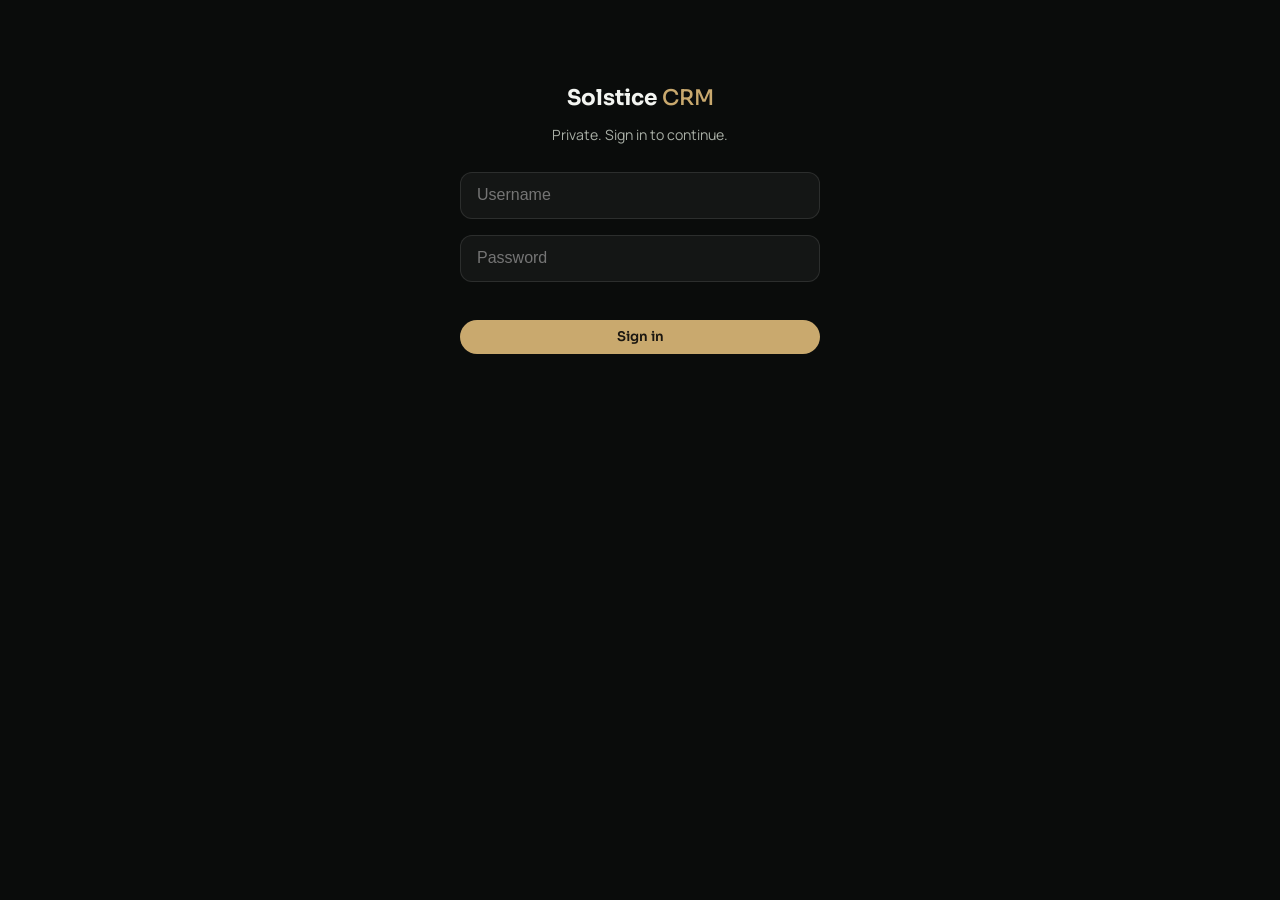
<file: dashboard.html>
<!DOCTYPE html>
<html lang="en">
<head>
<meta charset="UTF-8">
<meta name="viewport" content="width=device-width, initial-scale=1, viewport-fit=cover">
<meta name="robots" content="noindex, nofollow">
<title>Solstice CRM · Dashboard</title>
<link rel="preconnect" href="https://fonts.googleapis.com">
<link href="https://fonts.googleapis.com/css2?family=Sora:wght@400;500;600;700;800&family=Manrope:wght@400;500;600;700;800&display=swap" rel="stylesheet">
<style>
  :root{--bg:#0a0c0b;--panel:#111412;--surface:rgba(255,255,255,.045);--surface2:rgba(255,255,255,.08);
    --line:rgba(255,255,255,.1);--line2:rgba(255,255,255,.16);--tx:#f3f5f1;--tx2:#a9afa6;--tx3:#767c73;
    --au:#c9a96e;--au2:#e3cfa4;--r:16px;--sans:"Sora",-apple-system,sans-serif;--body:"Manrope",-apple-system,sans-serif;
    --ok:#5fd07a;--warn:#e08a8a;--hot:#ff8a5c;--blue:#7db4ff;}
  *{box-sizing:border-box}
  body{margin:0;background:var(--bg);color:var(--tx);font-family:var(--body);-webkit-font-smoothing:antialiased;line-height:1.5}
  .wrap{max-width:1080px;margin:0 auto;padding:22px 16px 100px}
  button{font-family:var(--sans);cursor:pointer;border:none;border-radius:999px;font-weight:600;transition:.18s}
  .btn-gold{background:var(--au);color:#1a1610;padding:.55rem 1rem}
  .btn-gold:hover{background:var(--au2)}
  .btn-ghost{background:var(--surface);color:var(--tx);border:1px solid var(--line);padding:.5rem .9rem}
  .btn-ghost:hover{background:var(--surface2);border-color:var(--line2)}
  a{color:var(--au2)}

  .top{display:flex;align-items:center;gap:12px;flex-wrap:wrap;margin-bottom:4px}
  .brand{font-family:var(--sans);font-weight:700;font-size:1.35rem}
  .brand .r{color:var(--au);font-weight:500}
  .nav{display:flex;gap:6px;margin-left:8px}
  .nav a{font-family:var(--sans);font-size:.82rem;font-weight:600;text-decoration:none;color:var(--tx2);padding:.4rem .85rem;border-radius:999px;border:1px solid var(--line);background:var(--surface)}
  .nav a.on{background:var(--au);color:#1a1610;border-color:var(--au)}
  .hello{font-family:var(--sans);font-weight:700;font-size:1.5rem;margin:14px 0 2px}
  .sub{color:var(--tx2);font-size:.88rem;margin:0 0 18px}

  .tiles{display:grid;grid-template-columns:repeat(5,1fr);gap:10px;margin-bottom:20px}
  .tile{background:var(--panel);border:1px solid var(--line);border-radius:var(--r);padding:15px 16px}
  .tile .n{font-family:var(--sans);font-weight:800;font-size:1.75rem;line-height:1}
  .tile .l{font-size:.72rem;color:var(--tx2);margin-top:6px;letter-spacing:.01em}
  .tile.hot .n{color:var(--hot)} .tile.new .n{color:var(--blue)} .tile.due .n{color:var(--au2)}
  .tile.live .n{color:var(--ok)} .tile.val .n{color:var(--au2);font-size:1.3rem}

  h2{font-family:var(--sans);font-size:1.05rem;font-weight:700;margin:22px 0 12px;display:flex;align-items:center;gap:8px}
  h2 .c{font-size:.78rem;color:var(--tx3);font-weight:500}

  .needs{display:flex;flex-direction:column;gap:10px}
  .nlead{background:var(--panel);border:1px solid rgba(255,110,70,.35);border-radius:14px;padding:14px 15px}
  .nrow{display:flex;align-items:center;gap:8px;flex-wrap:wrap}
  .who{font-family:var(--sans);font-weight:600}
  .pill{font-size:.64rem;font-weight:700;padding:.2rem .5rem;border-radius:999px;text-transform:capitalize}
  .p-web{background:#8a8f8722;color:#c7ccc4}.p-reddit{background:#ff45001f;color:#ff8a5c}.p-bluesky{background:#3b82f61f;color:#7db4ff}.p-website{background:#c9a96e22;color:var(--au2)}.p-manual{background:var(--surface2);color:var(--tx2)}
  .chip{font-size:.72rem;color:var(--tx2);background:var(--surface2);border-radius:999px;padding:.16rem .5rem}
  .badge-hot{font-size:.64rem;font-weight:800;letter-spacing:.03em;padding:.22rem .5rem;border-radius:999px;background:rgba(255,110,70,.16);color:var(--hot);box-shadow:inset 0 0 0 1px rgba(255,110,70,.35)}
  .score{margin-left:auto;font-family:var(--sans);font-weight:800;color:var(--ok)}
  .why{font-size:.82rem;color:var(--tx2);margin:.4rem 0}
  .nacts{display:flex;gap:7px;flex-wrap:wrap;margin-top:8px}
  .nacts a,.nacts button{font-size:.78rem;padding:.4rem .8rem;text-decoration:none;display:inline-flex;align-items:center;gap:5px}
  .allgood{background:var(--panel);border:1px solid var(--line);border-radius:14px;padding:22px;text-align:center;color:var(--tx2)}
  .allgood b{color:var(--ok);font-family:var(--sans)}

  .panels{display:grid;grid-template-columns:1.4fr 1fr;gap:14px}
  .panel{background:var(--panel);border:1px solid var(--line);border-radius:var(--r);padding:16px 17px}
  .panel h3{font-family:var(--sans);font-size:.82rem;font-weight:600;letter-spacing:.03em;text-transform:uppercase;color:var(--tx2);margin:0 0 14px}
  .spark{display:flex;align-items:flex-end;gap:3px;height:90px}
  .spark .b{flex:1;background:linear-gradient(var(--au2),var(--au));border-radius:3px 3px 0 0;min-height:2px;position:relative}
  .spark .b.zero{background:var(--surface2)}
  .sparkx{display:flex;justify-content:space-between;color:var(--tx3);font-size:.68rem;margin-top:6px}
  .barrow{display:flex;align-items:center;gap:10px;margin-bottom:10px;font-size:.84rem}
  .barrow .k{width:74px;color:var(--tx2);text-transform:capitalize;flex:none}
  .barrow .track{flex:1;background:var(--surface2);border-radius:999px;height:9px;overflow:hidden}
  .barrow .fill{height:100%;border-radius:999px;background:var(--au)}
  .barrow .v{width:26px;text-align:right;color:var(--tx);font-weight:700;flex:none}
  .fill.hot{background:var(--hot)}.fill.warm{background:var(--au2)}.fill.cold{background:var(--tx3)}

  .funnel{display:flex;gap:8px;flex-wrap:wrap}
  .fstg{flex:1;min-width:92px;background:var(--surface);border:1px solid var(--line);border-radius:12px;padding:11px 12px;text-align:center}
  .fstg .n{font-family:var(--sans);font-weight:800;font-size:1.3rem}
  .fstg .l{font-size:.7rem;color:var(--tx2);margin-top:3px;text-transform:capitalize}

  .oh{display:flex;gap:10px;align-items:center;padding:9px 0;border-top:1px solid var(--line)}
  .oh:first-child{border-top:none}
  .oh .thumb{width:52px;height:40px;border-radius:8px;background:#1a1e1b center/cover;flex:none}
  .oh .a{font-size:.86rem;color:var(--tx)}.oh .t{font-size:.76rem;color:var(--au2)}
  .lstatus{display:flex;gap:7px;flex-wrap:wrap;margin-top:6px}

  .gate{max-width:360px;margin:60px auto;text-align:center}
  .gate input{width:100%;background:var(--surface);border:1px solid var(--line);color:var(--tx);padding:.85rem 1rem;border-radius:12px;font-size:16px;margin:8px 0;outline:none}
  @media(max-width:820px){.tiles{grid-template-columns:repeat(2,1fr)}.panels{grid-template-columns:1fr}}
</style>
</head>
<body>
<div class="wrap">
  <div id="gate" class="gate" style="display:none">
    <div class="brand">Solstice <span class="r">CRM</span></div>
    <p class="sub" style="margin-top:10px">Private. Sign in to continue.</p>
    <input id="gateUser" type="text" placeholder="Username" autocomplete="username" autocapitalize="none" autocorrect="off" spellcheck="false" onkeydown="if(event.key==='Enter')login()">
    <input id="gatePass" type="password" placeholder="Password" autocomplete="current-password" onkeydown="if(event.key==='Enter')login()">
    <div id="gateErr" style="color:var(--warn);font-size:.82rem;min-height:1.1em;margin:2px 0 8px;text-align:left">&nbsp;</div>
    <button class="btn-gold" id="gateBtn" style="width:100%" onclick="login()">Sign in</button>
  </div>

  <div id="app" style="display:none">
    <div class="top">
      <div class="brand">Solstice <span class="r">CRM</span></div>
      <div class="nav"><a href="dashboard.html" class="on">Home</a><a href="leads.html">Leads</a><a href="listings.html">Listings</a></div>
      <button class="btn-ghost" style="margin-left:auto;font-size:.8rem" onclick="logout()">Sign out</button>
    </div>
    <div class="hello" id="hello">Welcome back</div>
    <p class="sub" id="asof">Loading your day…</p>

    <div class="tiles" id="tiles"></div>
    <div id="body"></div>
  </div>
</div>

<script>
const FN = "https://enktupvwcsojqthiimvu.supabase.co/functions/v1";
const ANON = "eyJhbGciOiJIUzI1NiIsInR5cCI6IkpXVCJ9.eyJpc3MiOiJzdXBhYmFzZSIsInJlZiI6ImVua3R1cHZ3Y3NvanF0aGlpbXZ1Iiwicm9sZSI6ImFub24iLCJpYXQiOjE3ODI4NTAyMTksImV4cCI6MjA5ODQyNjIxOX0.tf3oGT6_yPoqBwtBe6-WELQd1pYrfH7TO6Y0kuBr6BI";
let TOKEN = localStorage.getItem("sir_leads_token") || "";
const H = () => ({ "apikey": ANON, "Authorization": "Bearer " + ANON, "Content-Type": "application/json" });
const esc = s => (s||"").replace(/[&<>"]/g, c => ({"&":"&amp;","<":"&lt;",">":"&gt;",'"':"&quot;"}[c]));
const money = n => "$" + Number(n||0).toLocaleString("en-US");
const short = n => { n=Number(n||0); return n>=1e6?"$"+(n/1e6).toFixed(n>=1e7?0:1)+"M":n>=1e3?"$"+Math.round(n/1e3)+"K":"$"+n; };
const safeUrl = u => { u=String(u==null?"":u); return /^(https?:|tel:|mailto:)/i.test(u)?u:"#"; };
/* Count-up for the tiles. Self-contained on purpose — the CRM pages never load
   anything from js/ (see CLAUDE.md). Markup keeps the final text, so a figure is
   right even under reduced motion. `roll` marks a value: <span data-num data-fmt>. */
const REDUCED_M = window.matchMedia && window.matchMedia("(prefers-reduced-motion: reduce)").matches;
const roll = (val, fmt, text) => (val==null || !isFinite(val)) ? text
  : `<span data-num="${val}" data-fmt="${fmt}">${text}</span>`;
function rollScan(root){
  (root||document).querySelectorAll("[data-num]:not([data-armed])").forEach(el=>{
    el.setAttribute("data-armed","");
    const final=el.textContent, target=parseFloat(el.getAttribute("data-num")), kind=el.getAttribute("data-fmt")||"int";
    if(!isFinite(target)||REDUCED_M){ el.textContent=final; return; }
    const fmtv=v=> kind==="money" ? "$"+Math.round(v).toLocaleString("en-US")
      : kind==="short" ? (v>=1e6?"$"+(v/1e6).toFixed(v>=1e7?0:1)+"M":v>=1e3?"$"+Math.round(v/1e3)+"K":"$"+Math.round(v))
      : kind==="pct" ? Math.round(v)+"%" : Math.round(v).toLocaleString("en-US");
    const t0=performance.now(), DUR=1100;
    const step=now=>{ const pr=Math.min(1,(now-t0)/DUR), e=1-Math.pow(1-pr,3);
      el.textContent=fmtv(target*e); if(pr<1) requestAnimationFrame(step); else el.textContent=final; };
    el.textContent=fmtv(0); requestAnimationFrame(step);
    setTimeout(()=>{ el.textContent=final; }, DUR+250);
  });
}
const cssBg = u => u ? `background-image:url('${String(u).replace(/['"()\\]/g,"").replace(/\s/g,"%20")}')` : "";

function boot(){ TOKEN ? show() : (document.getElementById("gate").style.display="block"); }
async function login(){
  const u=document.getElementById("gateUser").value.trim(), p=document.getElementById("gatePass").value;
  const err=document.getElementById("gateErr"), btn=document.getElementById("gateBtn");
  if(!u||!p){ err.textContent="Enter your username and password."; return; }
  err.innerHTML="&nbsp;"; btn.disabled=true; btn.textContent="Signing in…";
  try{
    const r=await fetch(`${FN}/sir-leads`,{method:"POST",headers:H(),body:JSON.stringify({action:"login",username:u,password:p})});
    const d=await r.json();
    if(r.ok && d.token){ TOKEN=d.token; localStorage.setItem("sir_leads_token",d.token); show(); return; }
    err.textContent=d.error||"Incorrect username or password.";
  }catch(e){ err.textContent="Couldn't reach the server. Try again."; }
  btn.disabled=false; btn.textContent="Sign in";
}
function logout(){ localStorage.removeItem("sir_leads_token"); location.reload(); }
function show(){ document.getElementById("gate").style.display="none"; document.getElementById("app").style.display="block"; load(); }

async function load(){
  const hr=new Date().getHours();
  document.getElementById("hello").textContent = (hr<12?"Good morning":hr<18?"Good afternoon":"Good evening")+", Donna";
  let d;
  try{
    const r=await fetch(`${FN}/sir-dashboard?token=${encodeURIComponent(TOKEN)}`,{headers:H()});
    if(r.status===401){ localStorage.removeItem("sir_leads_token"); location.reload(); return; }
    d=await r.json();
  }catch(e){ document.getElementById("asof").textContent="Could not reach the server."; return; }
  if(!d || !d.leads || !d.listings){ document.getElementById("asof").textContent=(d&&d.error)?("Couldn't load: "+d.error):"Couldn't load your dashboard — please refresh."; return; }
  render(d);
}

function render(d){
  const le=d.leads||{}, li=d.listings||{};
  const trend=Array.isArray(le.trend30)?le.trend30:[];
  const bySource=le.by_source||{}, byTemp=le.by_temp||{}, byStatus=li.by_status||{}, byStage=le.by_stage||{};
  const A=Array.isArray(le.actionable)?le.actionable:[];
  const OH=Array.isArray(li.open_houses)?li.open_houses:[];
  const gen=d.generated_at?new Date(d.generated_at):new Date();
  document.getElementById("asof").textContent = `Here's what needs you today · updated ${gen.toLocaleTimeString([], {hour:'numeric',minute:'2-digit'})}`;
  const overdue=le.followups_overdue||0, due=(le.followups_due_today||0)+overdue;
  const hot=le.hot_open||0, nw=le.new_this_week||0, lv=li.live||0, pv=Number(li.portfolio_value||0);
  document.getElementById("tiles").innerHTML=`
    <div class="tile hot"><div class="n">${roll(hot,"int",String(hot))}</div><div class="l">🔥 Hot to call</div></div>
    <div class="tile new"><div class="n">${roll(nw,"int",String(nw))}</div><div class="l">🆕 New this week</div></div>
    <div class="tile due"><div class="n">${roll(due,"int",String(due))}</div><div class="l">⏰ Follow-ups${overdue?` · ${overdue} late`:''}</div></div>
    <div class="tile live"><div class="n">${roll(lv,"int",String(lv))}</div><div class="l">🏡 Live listings</div></div>
    <div class="tile val"><div class="n">${roll(pv,"short",short(pv))}</div><div class="l">💰 Portfolio value</div></div>`;
  rollScan(document.getElementById("tiles"));

  const needs = A.length ? `<div class="needs">${A.map(nlead).join("")}</div>`
    : `<div class="allgood"><b>You're all caught up.</b><br>No hot leads waiting on a first call. New ones will show up here the moment they land.</div>`;

  const max=Math.max(1,...trend.map(t=>t.count));
  const bars=trend.length?trend.map(t=>`<div class="b ${t.count?'':'zero'}" style="height:${Math.round(t.count/max*100)}%" title="${esc(t.date)}: ${t.count}"></div>`).join(""):`<div class="sub">No lead history yet.</div>`;
  const first=trend.length?trend[0].date.slice(5):"", lastd=trend.length?trend[trend.length-1].date.slice(5):"";

  const srcVals=Object.values(bySource); const srcMax=Math.max(1,...(srcVals.length?srcVals:[1]));
  const srcRows=Object.entries(bySource).sort((a,b)=>b[1]-a[1]).map(([k,v])=>bar(k,v,srcMax)).join("")||"<div class='sub'>No leads yet.</div>";
  const tmax=Math.max(1,byTemp.hot||0,byTemp.warm||0,byTemp.cold||0);
  const tempRows=[["hot",byTemp.hot||0],["warm",byTemp.warm||0],["cold",byTemp.cold||0]].map(([k,v])=>bar(k,v,tmax,k)).join("");

  const stg=[["new","New"],["contacted","Contacted"],["qualified","Qualified"],["nurturing","Nurturing"],["won","Won"],["lost","Lost"]];
  const funnel=stg.map(([k,l])=>{const v=byStage[k]||0;
    return `<div class="fstg"><div class="n">${roll(v,"int",String(v))}</div><div class="l">${l}</div></div>`;}).join("");

  const stChips=Object.entries(byStatus).map(([k,v])=>`<span class="chip">${esc(k)} · ${v}</span>`).join("");
  const oh=OH.length ? OH.map(h=>`<div class="oh"><div class="thumb" style="${cssBg(h.hero)}"></div><div><div class="a">${esc(h.address||'Listing')}</div><div class="t">🗓 ${esc(h.open_house)}</div></div></div>`).join("")
    : `<div class="sub">No open houses scheduled. Add one on a listing in <a href="listings.html">Listings</a>.</div>`;

  document.getElementById("body").innerHTML=`
    <h2>🔥 Needs you now <span class="c">${A.length?A.length+' hot lead'+(A.length>1?'s':'')+' awaiting first contact':''}</span></h2>
    ${needs}
    <div class="panels" style="margin-top:22px">
      <div class="panel">
        <h3>New leads · last 30 days</h3>
        <div class="spark">${bars}</div>
        <div class="sparkx"><span>${first}</span><span>${lastd}</span></div>
      </div>
      <div class="panel">
        <h3>Lead temperature</h3>${tempRows}
        <h3 style="margin-top:16px">Where they come from</h3>${srcRows}
      </div>
    </div>
    <h2>Pipeline <span class="c">win rate ${roll(le.win_rate||0,"pct",(le.win_rate||0)+"%")}</span></h2>
    <div class="funnel">${funnel}</div>
    <div class="panels" style="margin-top:22px">
      <div class="panel">
        <h3>Portfolio</h3>
        <div style="font-family:var(--sans);font-weight:800;font-size:1.9rem;color:var(--au2)">${roll(Number(li.portfolio_value||0),"money",money(li.portfolio_value))}</div>
        <div class="sub" style="margin:.3rem 0 0">${roll(li.total||0,"int",String(li.total||0))} listings · ${roll(li.live||0,"int",String(li.live||0))} live · avg ${roll(Number(li.avg_sale_price||0),"money",money(li.avg_sale_price))}</div>
        <div class="lstatus">${stChips}</div>
        <div style="margin-top:14px"><a class="btn-ghost" href="listings.html" style="display:inline-block;text-decoration:none">＋ Manage listings</a></div>
      </div>
      <div class="panel">
        <h3>Upcoming open houses</h3>${oh}
      </div>
    </div>`;
  rollScan(document.getElementById("body"));
}
function nlead(l){
  const who=esc(l.name || (l.author?('@'+l.author):'') || 'New lead');
  const acts=[];
  if(l.phone) acts.push(`<a class="btn-gold" href="tel:${encodeURIComponent(l.phone)}">📞 Call</a>`);
  if(l.suggested_reply) acts.push(`<button class="btn-ghost" data-reply="${esc(l.suggested_reply)}" onclick="copyReply(this)">⧉ Copy reply</button>`);
  if(l.url) acts.push(`<a class="btn-ghost" href="${safeUrl(l.url)}" target="_blank" rel="noopener">↗ Open</a>`);
  acts.push(`<button class="btn-ghost" onclick="markContacted('${l.id}',this)">✓ Mark contacted</button>`);
  return `<div class="nlead" id="nl_${l.id}">
    <div class="nrow">
      <span class="badge-hot">🔥 HOT</span>
      <span class="who">${who}</span>
      <span class="pill p-${(l.platform||'').replace(/[^a-z]/gi,'')}">${esc(l.platform)}</span>
      ${l.location?`<span class="chip">${esc(l.location)}</span>`:''}
      ${l.intent&&l.intent!=='other'?`<span class="chip">${esc(l.intent)}</span>`:''}
      <span class="score">${l.score??''}</span>
    </div>
    ${l.temperature_reason?`<div class="why">${esc(l.temperature_reason)}</div>`:''}
    ${l.title?`<div class="sub" style="margin:.2rem 0 0">${esc(l.title)}</div>`:''}
    <div class="nacts">${acts.join("")}</div>
  </div>`;
}
function bar(k,v,max,cls){ return `<div class="barrow"><div class="k">${esc(k)}</div><div class="track"><div class="fill ${cls||''}" style="width:${Math.round(v/max*100)}%"></div></div><div class="v">${v}</div></div>`; }
function copyReply(btn){ const txt=btn.getAttribute("data-reply")||""; const t=document.createElement("textarea"); t.value=txt; document.body.appendChild(t); t.select(); document.execCommand("copy"); t.remove(); const o=btn.textContent; btn.textContent="✓ Copied"; setTimeout(()=>btn.textContent=o,1200); }
async function markContacted(id,btn){
  btn.disabled=true; btn.textContent="…";
  try{ await fetch(`${FN}/sir-leads`,{method:"POST",headers:H(),body:JSON.stringify({token:TOKEN,id,stage:"contacted"})});
    const el=document.getElementById("nl_"+id); if(el){ el.style.transition=".3s"; el.style.opacity=".35"; }
    setTimeout(load,500);
  }catch(e){ btn.disabled=false; btn.textContent="✓ Mark contacted"; }
}
boot();
</script>
</body>
</html>
</file>
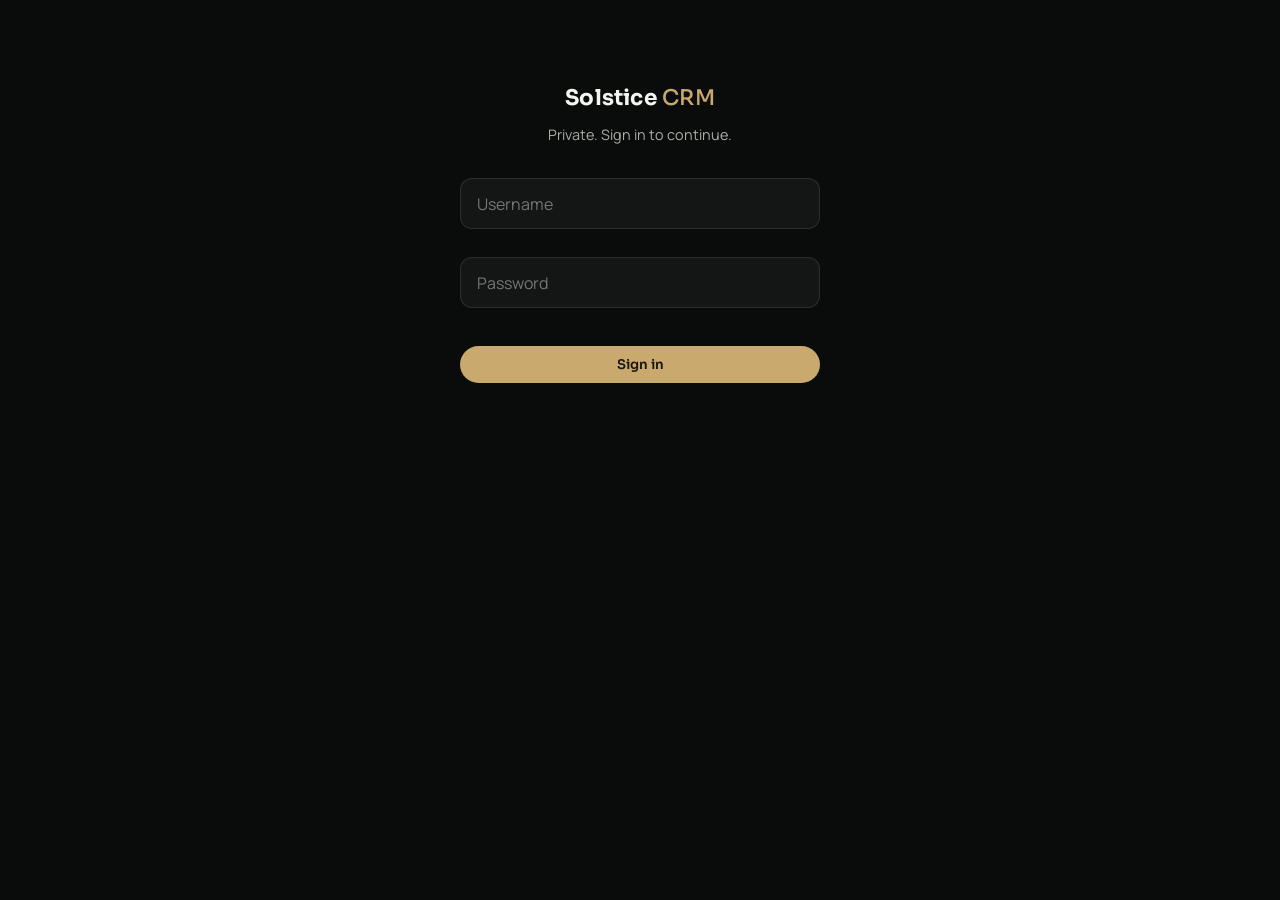
<file: leads.html>
<!DOCTYPE html>
<html lang="en">
<head>
<meta charset="UTF-8">
<meta name="viewport" content="width=device-width, initial-scale=1, viewport-fit=cover">
<meta name="robots" content="noindex, nofollow">
<title>Solstice CRM · Lead Radar</title>
<link rel="preconnect" href="https://fonts.googleapis.com">
<link href="https://fonts.googleapis.com/css2?family=Sora:wght@400;500;600;700&family=Manrope:wght@400;500;600;700;800&display=swap" rel="stylesheet">
<style>
  :root{--bg:#0a0c0b;--panel:#111412;--surface:rgba(255,255,255,.045);--surface2:rgba(255,255,255,.08);
    --line:rgba(255,255,255,.1);--line2:rgba(255,255,255,.16);--tx:#f3f5f1;--tx2:#a9afa6;--tx3:#767c73;
    --au:#c9a96e;--au2:#e3cfa4;--r:16px;--sans:"Sora",-apple-system,sans-serif;--body:"Manrope",-apple-system,sans-serif;
    --s-new:#7db4ff;--s-contacted:#e3cfa4;--s-qualified:#6fd3a6;--s-nurturing:#b79cff;--s-won:#5fd07a;--s-lost:#e08a8a;}
  *{box-sizing:border-box}
  body{margin:0;background:var(--bg);color:var(--tx);font-family:var(--body);-webkit-font-smoothing:antialiased;line-height:1.5}
  .wrap{max-width:1080px;margin:0 auto;padding:22px 16px 100px}
  button{font-family:var(--sans);cursor:pointer;border:none;border-radius:999px;font-weight:600;transition:.18s}
  input,select,textarea{font-family:var(--body);font-size:15px}
  .btn-gold{background:var(--au);color:#1a1610;padding:.62rem 1.2rem}
  .btn-gold:hover{background:var(--au2)}
  .btn-ghost{background:var(--surface);color:var(--tx);border:1px solid var(--line);padding:.55rem 1rem}
  .btn-ghost:hover{background:var(--surface2);border-color:var(--line2)}
  a{color:var(--au2)}

  /* header */
  .top{display:flex;align-items:center;gap:12px;flex-wrap:wrap;margin-bottom:4px}
  .brand{font-family:var(--sans);font-weight:700;font-size:1.35rem;letter-spacing:.01em}
  .brand .r{color:var(--au);font-weight:500}
  .nav{display:flex;gap:6px;margin-left:8px}
  .nav a{font-family:var(--sans);font-size:.82rem;font-weight:600;text-decoration:none;color:var(--tx2);padding:.4rem .85rem;border-radius:999px;border:1px solid var(--line);background:var(--surface)}
  .nav a.on{background:var(--au);color:#1a1610;border-color:var(--au)}
  .sub{color:var(--tx2);font-size:.9rem;margin:2px 0 18px}

  /* stat tiles */
  .stats{display:grid;grid-template-columns:repeat(4,1fr);gap:10px;margin-bottom:18px}
  .stat{background:var(--surface);border:1px solid var(--line);border-radius:var(--r);padding:14px 16px}
  .stat .n{font-family:var(--sans);font-weight:800;font-size:1.7rem;line-height:1}
  .stat .l{font-size:.74rem;color:var(--tx2);margin-top:5px;letter-spacing:.02em}
  .stat.hot .n{color:#ff9a62}.stat.due .n{color:var(--au2)}.stat.won .n{color:var(--s-won)}

  /* pipeline bar */
  .pipe{display:flex;gap:7px;overflow-x:auto;padding-bottom:6px;margin-bottom:14px;scrollbar-width:none}
  .pipe::-webkit-scrollbar{display:none}
  .stg{flex:none;background:var(--surface);border:1px solid var(--line);border-radius:999px;padding:.5rem .95rem;color:var(--tx2);font-family:var(--body);font-weight:600;font-size:.85rem;white-space:nowrap}
  .stg.on{background:var(--au);color:#1a1610;border-color:var(--au)}
  .stg .c{opacity:.6;font-weight:500;margin-left:5px}
  .stg.on .c{opacity:.75}

  /* temperature filter + badges */
  .temps{display:flex;gap:7px;overflow-x:auto;padding-bottom:6px;margin-bottom:14px;scrollbar-width:none}
  .temps::-webkit-scrollbar{display:none}
  .tchip{flex:none;background:var(--surface);border:1px solid var(--line);border-radius:999px;padding:.5rem .95rem;color:var(--tx2);font-weight:600;font-size:.85rem;white-space:nowrap;cursor:pointer;font-family:var(--body)}
  .tchip.on{background:var(--tx);color:#0a0c0b;border-color:var(--tx)}
  .tchip.on.hot{background:#ff7a54;border-color:#ff7a54;color:#1a0f0a}
  .tchip .c{opacity:.55;font-weight:500;margin-left:5px}
  .badge{font-size:.66rem;font-weight:800;letter-spacing:.04em;padding:.24rem .55rem;border-radius:999px;display:inline-flex;align-items:center;gap:4px}
  .b-hot{background:rgba(255,110,70,.16);color:#ff8a5c;box-shadow:inset 0 0 0 1px rgba(255,110,70,.35)}
  .b-warm{background:rgba(227,207,164,.14);color:var(--au2);box-shadow:inset 0 0 0 1px rgba(227,207,164,.28)}
  .b-cold{background:rgba(255,255,255,.05);color:var(--tx3);box-shadow:inset 0 0 0 1px var(--line)}
  .why{font-size:.78rem;color:var(--tx2);margin:.4rem 0 .1rem;line-height:1.45}
  .card.t-hot{border-color:rgba(255,110,70,.42)}
  .tempSel{font-weight:700}

  /* toolbar */
  .bar{display:flex;gap:8px;align-items:center;flex-wrap:wrap;margin-bottom:16px}
  .search{flex:1;min-width:180px;display:flex;align-items:center;gap:8px;background:var(--surface);border:1px solid var(--line);border-radius:999px;padding:.15rem .3rem .15rem .95rem}
  .search input{flex:1;background:transparent;border:none;outline:none;color:var(--tx);padding:.55rem 0}
  .search svg{width:17px;height:17px;color:var(--tx3);flex:none}
  .selwrap select{background:var(--surface);border:1px solid var(--line);color:var(--tx);border-radius:999px;padding:.55rem .9rem;outline:none;cursor:pointer}
  .scanmsg{width:100%;font-size:.82rem;color:var(--tx2)}

  /* cards */
  .grid{display:flex;flex-direction:column;gap:12px}
  .card{background:var(--panel);border:1px solid var(--line);border-radius:var(--r);padding:16px 17px}
  .card.hot{border-color:rgba(201,169,110,.4)}
  .card.due{box-shadow:inset 3px 0 0 var(--au2)}
  .crow{display:flex;align-items:center;gap:8px;flex-wrap:wrap}
  .who{font-family:var(--sans);font-weight:600;font-size:1.02rem;color:var(--tx);margin-right:2px}
  .pill{font-size:.66rem;font-weight:700;letter-spacing:.02em;padding:.22rem .5rem;border-radius:999px;text-transform:capitalize}
  .p-reddit{background:#ff45001f;color:#ff8a5c}.p-bluesky{background:#3b82f61f;color:#7db4ff}
  .p-website{background:#c9a96e22;color:var(--au2)}.p-manual{background:var(--surface2);color:var(--tx2)}
  .chip{font-size:.72rem;color:var(--tx2);background:var(--surface2);border-radius:999px;padding:.18rem .5rem}
  .score{margin-left:auto;font-family:var(--sans);font-weight:800;font-size:1.05rem}
  .score.g{color:var(--s-won)}.score.y{color:var(--au2)}.score.n{color:var(--tx3)}
  .due-tag{font-size:.68rem;font-weight:700;color:#1a1610;background:var(--au2);border-radius:999px;padding:.16rem .5rem}
  .meta{font-size:.76rem;color:var(--tx3)}
  .msg{color:var(--tx);font-size:.92rem;margin:.55rem 0;white-space:pre-wrap}
  .acts{display:flex;gap:7px;flex-wrap:wrap;margin:.5rem 0}
  .acts a,.acts button{font-size:.8rem;padding:.42rem .8rem;text-decoration:none;display:inline-flex;align-items:center;gap:5px}
  .reply{margin-top:10px;background:var(--bg);border:1px solid var(--line);border-radius:12px;padding:10px 12px}
  .reply label,.notes label{font-family:var(--sans);font-size:.68rem;font-weight:600;letter-spacing:.04em;text-transform:uppercase;color:var(--au);display:block;margin-bottom:5px}
  textarea{width:100%;background:transparent;border:none;color:var(--tx);resize:vertical;outline:none;font-size:.9rem;line-height:1.5}
  .notes{margin-top:10px;background:var(--bg);border:1px solid var(--line);border-radius:12px;padding:10px 12px}
  .notes textarea{min-height:38px}
  .foot{display:flex;gap:8px;align-items:center;flex-wrap:wrap;margin-top:12px;padding-top:12px;border-top:1px solid var(--line)}
  .foot label{font-size:.72rem;color:var(--tx2)}
  .foot select,.foot input[type=date]{background:var(--surface);border:1px solid var(--line);color:var(--tx);border-radius:10px;padding:.42rem .6rem;outline:none}
  .stageSel{font-weight:700}
  .del{margin-left:auto;background:none;border:none;color:var(--tx3);font-size:.8rem;padding:.4rem .3rem}
  .del:hover{color:var(--s-lost)}
  .saved{font-size:.72rem;color:var(--s-won);opacity:0;transition:.2s}
  .saved.show{opacity:1}

  .empty{text-align:center;color:var(--tx2);padding:52px 16px;border:1px dashed var(--line);border-radius:var(--r)}
  .empty b{color:var(--tx);font-family:var(--sans)}

  /* gate + modal */
  .gate{max-width:360px;margin:60px auto;text-align:center}
  .gate input{width:100%;background:var(--surface);border:1px solid var(--line);color:var(--tx);padding:.85rem 1rem;border-radius:12px;font-size:16px;margin:14px 0;outline:none}
  .overlay{position:fixed;inset:0;background:rgba(0,0,0,.65);display:none;align-items:center;justify-content:center;z-index:50;padding:16px;overflow-y:auto}
  .overlay.show{display:flex}
  .modal{background:var(--panel);border:1px solid var(--line2);border-radius:20px;padding:22px;max-width:400px;width:100%;max-height:88vh;overflow-y:auto}
  .modal h3{font-family:var(--sans);margin:0 0 14px}
  .modal input,.modal select,.modal textarea{width:100%;background:var(--bg);border:1px solid var(--line);color:var(--tx);border-radius:10px;padding:.7rem .9rem;margin-bottom:10px;outline:none;font-size:16px}
  .modal .row{display:flex;gap:8px}.modal .row>*{flex:1}
  @media(max-width:600px){.stats{grid-template-columns:repeat(2,1fr)}}
</style>
</head>
<body>
<div class="wrap">
  <div id="gate" class="gate" style="display:none">
    <div class="brand">Solstice <span class="r">CRM</span></div>
    <p class="sub" style="margin-top:10px">Private. Sign in to continue.</p>
    <input id="gateUser" type="text" placeholder="Username" autocomplete="username" autocapitalize="none" autocorrect="off" spellcheck="false" onkeydown="if(event.key==='Enter')login()">
    <input id="gatePass" type="password" placeholder="Password" autocomplete="current-password" onkeydown="if(event.key==='Enter')login()">
    <div id="gateErr" style="color:var(--s-lost);font-size:.82rem;min-height:1.1em;margin:-4px 0 8px;text-align:left">&nbsp;</div>
    <button class="btn-gold" id="gateBtn" style="width:100%" onclick="login()">Sign in</button>
  </div>

  <div id="app" style="display:none">
    <div class="top"><div class="brand">Solstice <span class="r">CRM</span></div>
      <div class="nav"><a href="dashboard.html">Home</a><a href="leads.html" class="on">Leads</a><a href="listings.html">Listings</a></div>
      <button class="btn-ghost" style="margin-left:auto;font-size:.8rem;padding:.4rem .85rem" onclick="logout()">Sign out</button></div>
    <p class="sub">Every lead — social prospects &amp; website inquiries — in one pipeline. Reply, note, and follow up.</p>

    <div class="stats" id="stats"></div>
    <div class="pipe" id="pipe"></div>
    <div class="temps" id="temps"></div>

    <div class="bar">
      <div class="search">
        <svg viewBox="0 0 24 24" fill="none" stroke="currentColor" stroke-width="1.8"><circle cx="11" cy="11" r="7"/><path d="m21 21-4.3-4.3"/></svg>
        <input id="q" placeholder="Search name, handle, text, market…" oninput="onSearch()">
      </div>
      <div class="selwrap"><select id="source" onchange="load()">
        <option value="all">All sources</option><option value="reddit">Reddit</option>
        <option value="bluesky">Bluesky</option><option value="website">Website</option><option value="manual">Manual</option>
      </select></div>
      <button class="btn-gold" onclick="openAdd()">＋ Add lead</button>
      <button class="btn-ghost" id="scanBtn" onclick="runScan()">⟳ Scan</button>
      <button class="btn-ghost" onclick="exportCSV()">⭳ Export</button>
      <span class="scanmsg" id="scanMsg"></span>
    </div>

    <div class="grid" id="list"></div>
  </div>
</div>

<!-- Add lead modal -->
<div class="overlay" id="addOverlay" onclick="if(event.target===this)closeAdd()">
  <div class="modal">
    <h3>Add a lead</h3>
    <input id="a_name" placeholder="Name">
    <div class="row"><input id="a_phone" placeholder="Phone"><input id="a_email" placeholder="Email"></div>
    <input id="a_loc" placeholder="Market / area (e.g. Malibu)">
    <textarea id="a_notes" rows="3" placeholder="Notes…"></textarea>
    <select id="a_stage">
      <option value="new">New</option><option value="contacted">Contacted</option>
      <option value="qualified">Qualified</option><option value="nurturing">Nurturing</option>
      <option value="won">Won</option><option value="lost">Lost</option>
    </select>
    <div class="row" style="margin-top:4px">
      <button class="btn-ghost" onclick="closeAdd()">Cancel</button>
      <button class="btn-gold" onclick="submitAdd()">Add lead</button>
    </div>
  </div>
</div>

<!-- Matching homes modal -->
<div class="overlay" id="matchOverlay" onclick="if(event.target===this)closeMatches()">
  <div class="modal">
    <h3 id="matchTitle">Matching homes</h3>
    <div id="matchBody"></div>
    <div class="row" style="margin-top:14px">
      <button class="btn-ghost" onclick="closeMatches()">Close</button>
      <button class="btn-gold" onclick="copyMatches(this)">⧉ Copy list</button>
    </div>
  </div>
</div>

<script>
const FN = "https://enktupvwcsojqthiimvu.supabase.co/functions/v1";
const ANON = "eyJhbGciOiJIUzI1NiIsInR5cCI6IkpXVCJ9.eyJpc3MiOiJzdXBhYmFzZSIsInJlZiI6ImVua3R1cHZ3Y3NvanF0aGlpbXZ1Iiwicm9sZSI6ImFub24iLCJpYXQiOjE3ODI4NTAyMTksImV4cCI6MjA5ODQyNjIxOX0.tf3oGT6_yPoqBwtBe6-WELQd1pYrfH7TO6Y0kuBr6BI";
let TOKEN = localStorage.getItem("sir_leads_token") || "";
let STAGE = "";
let TEMP = "";
let LEADS = [], HOMES = [], HOMES_LOADED = false, MATCH_TXT = "";
const STAGES = [["","All"],["new","New"],["contacted","Contacted"],["qualified","Qualified"],["nurturing","Nurturing"],["won","Won"],["lost","Lost"]];
const TEMPCHIPS = [["","All"],["hot","🔥 Hot"],["warm","🟡 Warm"],["cold","⚪ Cold"]];
const TEMPLBL = {hot:"🔥 Hot", warm:"🟡 Warm", cold:"⚪ Cold"};
const H = () => ({ "apikey": ANON, "Authorization": "Bearer " + ANON, "Content-Type": "application/json" });
const esc = s => (s||"").replace(/[&<>"]/g, c => ({"&":"&amp;","<":"&lt;",">":"&gt;",'"':"&quot;"}[c]));
const safeUrl = u => { u=String(u==null?"":u); return /^(https?:|tel:|mailto:)/i.test(u)?u:"#"; };
const cssBg = u => u ? `background-image:url('${String(u).replace(/['"()\\]/g,"").replace(/\s/g,"%20")}')` : "";
const today = () => new Date().toISOString().slice(0,10);
const ago = t => { if(!t) return ""; const d=(Date.now()-new Date(t))/1000; if(d<3600) return Math.round(d/60)+"m"; if(d<86400) return Math.round(d/3600)+"h"; return Math.round(d/86400)+"d"; };

function boot(){ TOKEN ? show() : (document.getElementById("gate").style.display="block"); }
async function login(){
  const u=document.getElementById("gateUser").value.trim();
  const p=document.getElementById("gatePass").value;
  const err=document.getElementById("gateErr"), btn=document.getElementById("gateBtn");
  if(!u||!p){ err.textContent="Enter your username and password."; return; }
  err.innerHTML="&nbsp;"; btn.disabled=true; btn.textContent="Signing in…";
  try{
    const r=await fetch(`${FN}/sir-leads`,{method:"POST",headers:H(),body:JSON.stringify({action:"login",username:u,password:p})});
    const d=await r.json();
    if(r.ok && d.token){ TOKEN=d.token; localStorage.setItem("sir_leads_token",d.token); show(); return; }
    err.textContent=d.error||"Incorrect username or password.";
  }catch(e){ err.textContent="Couldn't reach the server. Try again."; }
  btn.disabled=false; btn.textContent="Sign in";
}
function logout(){ localStorage.removeItem("sir_leads_token"); location.reload(); }
function show(){ document.getElementById("gate").style.display="none"; document.getElementById("app").style.display="block"; load(); }

let searchT;
function onSearch(){ clearTimeout(searchT); searchT=setTimeout(load, 280); }

async function load(){
  const list=document.getElementById("list");
  const src=document.getElementById("source").value, q=document.getElementById("q").value.trim();
  let d;
  try{
    const r=await fetch(`${FN}/sir-leads?token=${encodeURIComponent(TOKEN)}&stage=${STAGE}&source=${src}&temp=${TEMP}&q=${encodeURIComponent(q)}&limit=400`,{headers:H()});
    if(r.status===401){ localStorage.removeItem("sir_leads_token"); location.reload(); return; }
    d=await r.json();
  }catch(e){ list.innerHTML='<div class="empty">Could not reach the server.</div>'; return; }
  renderStats(d.stats||{}); renderPipe(d.stats||{}); renderTemps(d.stats||{});
  const leads=d.leads||[];
  LEADS=leads;
  if(!leads.length){
    list.innerHTML=`<div class="empty"><b>No leads here yet.</b><br><br>Website inquiries land here automatically. Add one manually with <b>＋ Add lead</b>, or connect a social source to start prospecting.</div>`;
    return;
  }
  await ensureHomes();
  list.innerHTML=leads.map(card).join("");
}

function renderStats(s){
  const b=s.byStage||{};
  const openWon=b.won||0;
  document.getElementById("stats").innerHTML=`
    <div class="stat"><div class="n">${s.total||0}</div><div class="l">Total leads</div></div>
    <div class="stat hot"><div class="n">${s.hot||0}</div><div class="l">🔥 Hot &amp; open</div></div>
    <div class="stat due"><div class="n">${s.followupsDue||0}</div><div class="l">⏰ Follow-ups due</div></div>
    <div class="stat won"><div class="n">${openWon}</div><div class="l">✓ Won</div></div>`;
}
function renderPipe(s){
  const b=s.byStage||{};
  document.getElementById("pipe").innerHTML=STAGES.map(([k,l])=>{
    const c = k==="" ? (s.total||0) : (b[k]||0);
    return `<button class="stg ${STAGE===k?'on':''}" onclick="setStage('${k}')">${l}<span class="c">${c}</span></button>`;
  }).join("");
}
function setStage(k){ STAGE=k; load(); }
function renderTemps(s){
  const t=s.byTemp||{};
  const counts={"":s.total||0, hot:t.hot||0, warm:t.warm||0, cold:t.cold||0};
  document.getElementById("temps").innerHTML=TEMPCHIPS.map(([k,l])=>
    `<button class="tchip ${TEMP===k?'on':''} ${k==='hot'?'hot':''}" onclick="setTemp('${k}')">${l}<span class="c">${counts[k]}</span></button>`).join("");
}
function setTemp(k){ TEMP=k; load(); }

function card(l){
  const sc=l.score>=70?'g':l.score>=50?'y':'n';
  const temp=TEMPLBL[l.temperature]?l.temperature:'warm';
  const due=l.next_followup && l.next_followup<=today() && l.stage!=='won' && l.stage!=='lost';
  const who=esc(l.name || (l.author?('@'+l.author):'') || 'Lead');
  const stageOpts=STAGES.filter(x=>x[0]).map(([k,lab])=>`<option value="${k}" ${l.stage===k?'selected':''}>${lab}</option>`).join("");
  const tempOpts=[["hot","🔥 Hot"],["warm","🟡 Warm"],["cold","⚪ Cold"]].map(([k,lab])=>`<option value="${k}" ${temp===k?'selected':''}>${lab}</option>`).join("");
  const acts=[];
  if(l.phone) acts.push(`<a class="btn-ghost" href="tel:${esc(l.phone)}">📞 Call</a>`);
  if(l.email) acts.push(`<a class="btn-ghost" href="mailto:${esc(l.email)}">✉ Email</a>`);
  if(l.url) acts.push(`<a class="btn-ghost" href="${safeUrl(l.url)}" target="_blank" rel="noopener">↗ Post</a>`);
  const nMatch=l.location?matchHomes(l.location).length:0;
  if(nMatch) acts.push(`<button class="btn-ghost" onclick="showMatches('${l.id}')">🏡 ${nMatch} match${nMatch>1?'es':''}</button>`);
  return `<div class="card t-${temp} ${due?'due':''}">
    <div class="crow">
      <span class="badge b-${temp}">${TEMPLBL[temp]}</span>
      <span class="who">${who}</span>
      <span class="pill p-${(l.platform||'').replace(/[^a-z]/gi,'')}">${esc(l.platform)}</span>
      ${l.location?`<span class="chip">${esc(l.location)}</span>`:''}
      ${l.intent&&l.intent!=='other'?`<span class="chip">${esc(l.intent)}</span>`:''}
      ${due?'<span class="due-tag">follow up</span>':''}
      <span class="score ${sc}">${l.score??''}</span>
    </div>
    ${l.temperature_reason?`<div class="why">${esc(l.temperature_reason)}</div>`:''}
    <div class="crow" style="margin-top:2px">
      ${l.title?`<span class="meta"><b style="color:var(--tx2)">${esc(l.title)}</b></span>`:''}
      <span class="meta" style="margin-left:auto">${l.posted_at?ago(l.posted_at)+' ago':''}</span>
    </div>
    ${l.body?`<div class="msg">${esc(l.body.slice(0,340))}${l.body.length>340?'…':''}</div>`:''}
    <div class="acts">${acts.join("")}${l.suggested_reply?`<button class="btn-ghost" onclick="copyReply('${l.id}')">⧉ Copy reply</button>`:''}</div>
    ${l.suggested_reply?`<div class="reply"><label>Suggested reply — review &amp; send</label><textarea id="rep_${l.id}" rows="2">${esc(l.suggested_reply)}</textarea></div>`:''}
    <div class="notes"><label>Notes</label><textarea id="note_${l.id}" rows="1" placeholder="Add a note…" onblur="saveNote('${l.id}',this.value)">${esc(l.notes||'')}</textarea></div>
    <div class="foot">
      <label>Stage</label>
      <select class="stageSel" onchange="patch('${l.id}',{stage:this.value})">${stageOpts}</select>
      <label>Heat</label>
      <select class="tempSel" onchange="patch('${l.id}',{temperature:this.value})">${tempOpts}</select>
      <label>Follow-up</label>
      <input type="date" value="${l.next_followup||''}" onchange="patch('${l.id}',{next_followup:this.value})">
      <span class="saved" id="sv_${l.id}">saved ✓</span>
      <button class="del" onclick="del('${l.id}')" title="Delete">🗑</button>
    </div>
  </div>`;
}

function copyReply(id){ const t=document.getElementById("rep_"+id); t.select(); navigator.clipboard.writeText(t.value); flash(id); }
function flash(id){ const s=document.getElementById("sv_"+id); if(s){ s.classList.add("show"); setTimeout(()=>s.classList.remove("show"),1200);} }

async function patch(id, fields){
  try{ await fetch(`${FN}/sir-leads`,{method:"POST",headers:H(),body:JSON.stringify({id,token:TOKEN,...fields})}); }catch(e){}
  flash(id); load();
}
async function saveNote(id, val){
  try{ await fetch(`${FN}/sir-leads`,{method:"POST",headers:H(),body:JSON.stringify({id,token:TOKEN,notes:val})}); flash(id); }catch(e){}
}
async function del(id){
  if(!confirm("Delete this lead?")) return;
  try{ await fetch(`${FN}/sir-leads`,{method:"POST",headers:H(),body:JSON.stringify({id,token:TOKEN,action:"delete"})}); }catch(e){}
  load();
}

function openAdd(){ document.getElementById("addOverlay").classList.add("show"); }
function closeAdd(){ document.getElementById("addOverlay").classList.remove("show"); }
async function submitAdd(){
  const p={ token:TOKEN, action:"create",
    name:val("a_name"), phone:val("a_phone"), email:val("a_email"),
    location:val("a_loc"), notes:val("a_notes"), stage:document.getElementById("a_stage").value };
  if(!p.name && !p.phone && !p.email){ alert("Add at least a name, phone, or email."); return; }
  try{ await fetch(`${FN}/sir-leads`,{method:"POST",headers:H(),body:JSON.stringify(p)}); }catch(e){}
  ["a_name","a_phone","a_email","a_loc","a_notes"].forEach(i=>document.getElementById(i).value="");
  closeAdd(); load();
}
const val=id=>document.getElementById(id).value.trim();

async function runScan(){
  const b=document.getElementById("scanBtn"), m=document.getElementById("scanMsg");
  b.disabled=true; b.textContent="Scanning…"; m.textContent="Sweeping social sources…";
  try{ const r=await fetch(`${FN}/sir-social-scan?token=${encodeURIComponent(TOKEN)}`,{method:"POST",headers:H()});
       const d=await r.json();
       const tmp=d.temperatures||{};
       m.textContent=d.error?("Scan: "+d.error):`Scanned ${d.scanned_posts} posts · ${d.new_leads} new${d.new_leads?` (${tmp.hot||0} hot, ${tmp.warm||0} warm)`:''}.`;
  }catch(e){ m.textContent="Scan failed to reach the server."; }
  b.disabled=false; b.textContent="⟳ Scan"; load();
}

/* ---- lead → listing matching ---- */
async function ensureHomes(){
  if(HOMES_LOADED) return;
  try{ const r=await fetch(`${FN}/sir-properties?limit=99`,{headers:H()}); const d=await r.json(); HOMES=(d.results||[]).filter(h=>String(h.status||'').toLowerCase()!=='sold'); HOMES_LOADED=true; }catch(e){}
}
function matchHomes(loc){
  if(!loc) return [];
  const q=String(loc).toLowerCase();
  return HOMES.filter(h=>{
    const c=(h.community||"").toLowerCase(), city=(h.city||"").toLowerCase();
    return (c && (c.includes(q)||q.includes(c))) || (city && (city.includes(q)||q.includes(city)));
  });
}
function priceStr(h){ return h.price>0 ? ("$"+Number(h.price).toLocaleString()+(h.lease?" /mo":"")) : "Price on request"; }
function showMatches(id){
  const l=LEADS.find(x=>x.id===id); if(!l) return;
  const m=matchHomes(l.location);
  document.getElementById("matchTitle").textContent=`${m.length} home${m.length!==1?'s':''} in ${l.location}`;
  document.getElementById("matchBody").innerHTML = m.length ? m.map(h=>
    `<div style="display:flex;gap:10px;align-items:center;padding:9px 0;border-top:1px solid var(--line)">
      <div style="width:56px;height:44px;border-radius:8px;flex:none;background:#1a1e1b center/cover no-repeat;${cssBg(h.hero)}"></div>
      <div><div style="font-family:var(--sans);font-weight:700">${priceStr(h)}</div>
      <div style="font-size:.82rem;color:var(--tx2)">${esc(h.address||'—')} · ${esc(h.community||'')} · ${h.beds||0} bd / ${h.baths||0} ba</div></div>
    </div>`).join("")
    : `<p class="sub">No current listings match ${esc(l.location)}. Off-market options may still fit — worth a call.</p>`;
  MATCH_TXT = m.map(h=>`${priceStr(h)} — ${h.address||''}, ${h.community||''} (${h.beds||0}bd/${h.baths||0}ba)`).join("\n");
  document.getElementById("matchOverlay").classList.add("show");
}
function closeMatches(){ document.getElementById("matchOverlay").classList.remove("show"); }
function copyMatches(btn){ if(!MATCH_TXT){ btn.textContent="Nothing to copy"; return; } navigator.clipboard.writeText(MATCH_TXT); const o=btn.textContent; btn.textContent="✓ Copied"; setTimeout(()=>btn.textContent=o,1200); }

/* ---- CSV export ---- */
function exportCSV(){
  if(!LEADS.length){ alert("No leads to export in this view."); return; }
  const cols=[["Name",l=>l.name||l.author||""],["Platform",l=>l.platform],["Temperature",l=>l.temperature||""],
    ["Stage",l=>l.stage||""],["Location",l=>l.location||""],["Intent",l=>l.intent||""],["Score",l=>l.score??""],
    ["Phone",l=>l.phone||""],["Email",l=>l.email||""],["Title",l=>l.title||""],["Why",l=>l.temperature_reason||""],
    ["URL",l=>l.url||""],["Follow-up",l=>l.next_followup||""],["Notes",l=>l.notes||""],["Created",l=>l.created_at||""]];
  const q=v=>{ v=String(v==null?"":v).replace(/"/g,'""'); return /[",\n]/.test(v)?`"${v}"`:v; };
  const rows=[cols.map(c=>c[0]).join(",")].concat(LEADS.map(l=>cols.map(c=>q(c[1](l))).join(",")));
  const blob=new Blob(["﻿"+rows.join("\r\n")],{type:"text/csv;charset=utf-8"});
  const a=document.createElement("a"); a.href=URL.createObjectURL(blob);
  a.download=`solstice-leads-${today()}.csv`; document.body.appendChild(a); a.click(); a.remove();
  setTimeout(()=>URL.revokeObjectURL(a.href),1000);
}

document.addEventListener("keydown",e=>{ if(e.key==="Escape") document.querySelectorAll(".overlay.show").forEach(o=>o.classList.remove("show")); });
boot();
</script>
</body>
</html>
</file>
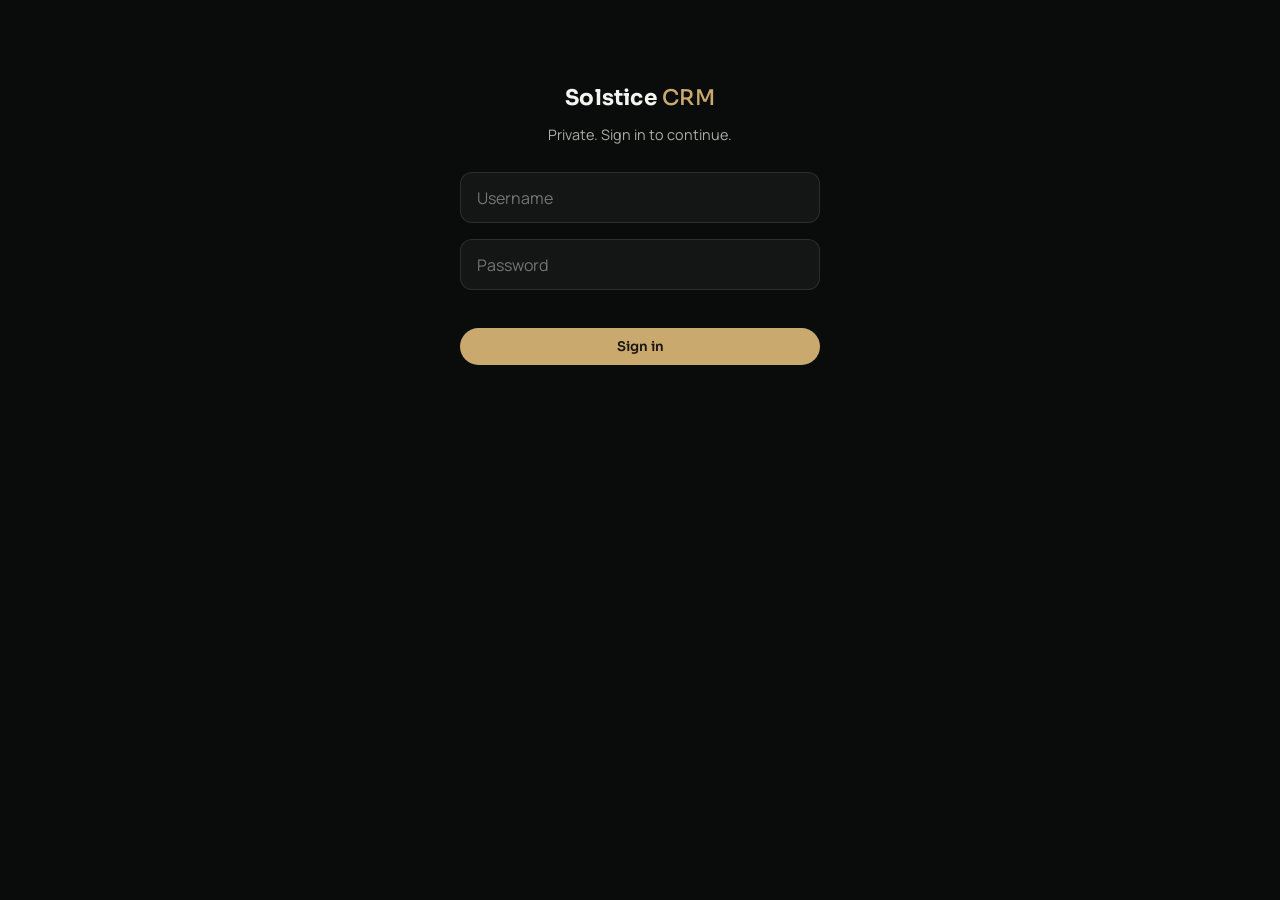
<file: listings.html>
<!DOCTYPE html>
<html lang="en">
<head>
<meta charset="UTF-8">
<meta name="viewport" content="width=device-width, initial-scale=1, viewport-fit=cover">
<meta name="robots" content="noindex, nofollow">
<title>Solstice CRM · Listings</title>
<link rel="preconnect" href="https://fonts.googleapis.com">
<link href="https://fonts.googleapis.com/css2?family=Sora:wght@400;500;600;700&family=Manrope:wght@400;500;600;700;800&display=swap" rel="stylesheet">
<style>
  :root{--bg:#0a0c0b;--panel:#111412;--surface:rgba(255,255,255,.045);--surface2:rgba(255,255,255,.08);
    --line:rgba(255,255,255,.1);--line2:rgba(255,255,255,.16);--tx:#f3f5f1;--tx2:#a9afa6;--tx3:#767c73;
    --au:#c9a96e;--au2:#e3cfa4;--r:16px;--sans:"Sora",-apple-system,sans-serif;--body:"Manrope",-apple-system,sans-serif;
    --ok:#5fd07a;--lost:#e08a8a;}
  *{box-sizing:border-box}
  body{margin:0;background:var(--bg);color:var(--tx);font-family:var(--body);-webkit-font-smoothing:antialiased;line-height:1.5}
  .wrap{max-width:1080px;margin:0 auto;padding:22px 16px 100px}
  button{font-family:var(--sans);cursor:pointer;border:none;border-radius:999px;font-weight:600;transition:.18s}
  input,select,textarea{font-family:var(--body);font-size:15px}
  .btn-gold{background:var(--au);color:#1a1610;padding:.62rem 1.2rem}
  .btn-gold:hover{background:var(--au2)}
  .btn-ghost{background:var(--surface);color:var(--tx);border:1px solid var(--line);padding:.55rem 1rem}
  .btn-ghost:hover{background:var(--surface2);border-color:var(--line2)}
  a{color:var(--au2)}

  .top{display:flex;align-items:center;gap:12px;flex-wrap:wrap;margin-bottom:4px}
  .brand{font-family:var(--sans);font-weight:700;font-size:1.35rem;letter-spacing:.01em}
  .brand .r{color:var(--au);font-weight:500}
  .nav{display:flex;gap:6px;margin-left:8px}
  .nav a{font-family:var(--sans);font-size:.82rem;font-weight:600;text-decoration:none;color:var(--tx2);padding:.4rem .85rem;border-radius:999px;border:1px solid var(--line);background:var(--surface)}
  .nav a.on{background:var(--au);color:#1a1610;border-color:var(--au)}
  .sub{color:var(--tx2);font-size:.9rem;margin:2px 0 18px}

  .bar{display:flex;gap:8px;align-items:center;flex-wrap:wrap;margin-bottom:16px}
  .search{flex:1;min-width:180px;display:flex;align-items:center;gap:8px;background:var(--surface);border:1px solid var(--line);border-radius:999px;padding:.15rem .3rem .15rem .95rem}
  .search input{flex:1;background:transparent;border:none;outline:none;color:var(--tx);padding:.55rem 0}
  .search svg{width:17px;height:17px;color:var(--tx3);flex:none}
  .msg{width:100%;font-size:.82rem;color:var(--tx2);min-height:1em}

  .grid{display:grid;grid-template-columns:repeat(auto-fill,minmax(300px,1fr));gap:14px}
  .lcard{background:var(--panel);border:1px solid var(--line);border-radius:var(--r);overflow:hidden;display:flex;flex-direction:column}
  .lphoto{aspect-ratio:16/10;background:#1a1e1b center/cover no-repeat;position:relative;display:flex;align-items:flex-end}
  .lphoto .noimg{margin:auto;color:var(--tx3);font-size:.8rem}
  .lbadge{position:absolute;top:10px;left:10px;font-size:.64rem;font-weight:800;letter-spacing:.05em;text-transform:uppercase;padding:.26rem .55rem;border-radius:999px;backdrop-filter:blur(6px)}
  .lcount{position:absolute;top:10px;right:10px;font-size:.66rem;font-weight:700;color:#fff;background:rgba(0,0,0,.55);border-radius:999px;padding:.2rem .5rem}
  .st-for-sale{background:rgba(95,208,122,.22);color:#7de6a0}
  .st-for-lease{background:rgba(125,180,255,.22);color:#a9cbff}
  .st-coming-soon{background:rgba(180,205,120,.22);color:#d0e0a0}
  .st-pending{background:rgba(227,207,164,.24);color:var(--au2)}
  .st-sold{background:rgba(255,255,255,.16);color:#e2e6df}
  .st-off-market{background:rgba(183,156,255,.22);color:#c9b6ff}
  .st-draft{background:rgba(255,255,255,.08);color:var(--tx3)}
  .lbody{padding:13px 15px 15px;display:flex;flex-direction:column;gap:6px;flex:1}
  .lprice{font-family:var(--sans);font-weight:800;font-size:1.18rem}
  .laddr{font-size:.9rem;color:var(--tx)}
  .lmeta{font-size:.8rem;color:var(--tx2)}
  .lcommunity{font-size:.72rem;color:var(--au2);text-transform:uppercase;letter-spacing:.04em}
  .lacts{display:flex;gap:7px;margin-top:auto;padding-top:10px}
  .lacts button{font-size:.8rem;padding:.42rem .9rem}
  .del{margin-left:auto;background:none;border:none;color:var(--tx3);font-size:.85rem;padding:.42rem .5rem}
  .del:hover{color:var(--lost)}

  .empty{grid-column:1/-1;text-align:center;color:var(--tx2);padding:52px 16px;border:1px dashed var(--line);border-radius:var(--r)}
  .empty b{color:var(--tx);font-family:var(--sans)}

  /* gate */
  .gate{max-width:360px;margin:60px auto;text-align:center}
  .gate input{width:100%;background:var(--surface);border:1px solid var(--line);color:var(--tx);padding:.85rem 1rem;border-radius:12px;font-size:16px;margin:8px 0;outline:none}

  /* editor overlay */
  .overlay{position:fixed;inset:0;background:rgba(0,0,0,.7);display:none;align-items:flex-start;justify-content:center;z-index:50;padding:24px 14px;overflow-y:auto}
  .overlay.show{display:flex}
  .modal{background:var(--panel);border:1px solid var(--line2);border-radius:20px;padding:22px;max-width:640px;width:100%;margin:auto}
  .modal h3{font-family:var(--sans);margin:0 0 4px;font-size:1.2rem}
  .modal .hint{color:var(--tx2);font-size:.82rem;margin:0 0 16px}
  .fld{margin-bottom:12px}
  .fld label{display:block;font-family:var(--sans);font-size:.7rem;font-weight:600;letter-spacing:.04em;text-transform:uppercase;color:var(--tx2);margin-bottom:5px}
  .modal input[type=text],.modal input[type=number],.modal select,.modal textarea{width:100%;background:var(--bg);border:1px solid var(--line);color:var(--tx);border-radius:10px;padding:.7rem .9rem;outline:none;font-size:16px}
  .modal input:focus,.modal select:focus,.modal textarea:focus{border-color:var(--au)}
  .row{display:flex;gap:10px;flex-wrap:wrap}.row>*{flex:1;min-width:90px}
  .chk{display:flex;align-items:center;gap:8px;font-size:.9rem;color:var(--tx);cursor:pointer;padding:.55rem 0}
  .chk input{width:18px;height:18px;accent-color:var(--au)}

  /* photo manager */
  .drop{border:1.5px dashed var(--line2);border-radius:14px;padding:16px;text-align:center;color:var(--tx2);font-size:.86rem;cursor:pointer;background:var(--surface)}
  .drop:hover{border-color:var(--au);color:var(--tx)}
  .drop b{color:var(--au2)}
  .photos{display:grid;grid-template-columns:repeat(auto-fill,minmax(96px,1fr));gap:8px;margin-top:10px}
  .ph{position:relative;aspect-ratio:1;border-radius:10px;background:#1a1e1b center/cover no-repeat;border:1px solid var(--line);overflow:hidden}
  .ph.primary{border:2px solid var(--au)}
  .ph .tag{position:absolute;bottom:0;left:0;right:0;font-size:.58rem;font-weight:700;text-align:center;background:var(--au);color:#1a1610;padding:2px 0;text-transform:uppercase;letter-spacing:.03em}
  .ph .x{position:absolute;top:3px;right:3px;width:20px;height:20px;border-radius:50%;background:rgba(0,0,0,.6);color:#fff;border:none;font-size:.8rem;line-height:1;display:flex;align-items:center;justify-content:center;cursor:pointer}
  .ph .star{position:absolute;top:3px;left:3px;width:20px;height:20px;border-radius:50%;background:rgba(0,0,0,.5);color:#fff;border:none;font-size:.7rem;cursor:pointer;display:flex;align-items:center;justify-content:center}
  .upstat{font-size:.78rem;color:var(--tx2);margin-top:6px;min-height:1em}
  .foot{display:flex;gap:10px;margin-top:18px}
  .foot button{flex:1;padding:.72rem}
  .saved{font-size:.72rem;color:var(--ok);opacity:0;transition:.2s}.saved.show{opacity:1}
  @media(max-width:520px){.grid{grid-template-columns:1fr}}
</style>
</head>
<body>
<div class="wrap">
  <div id="gate" class="gate" style="display:none">
    <div class="brand">Solstice <span class="r">CRM</span></div>
    <p class="sub" style="margin-top:10px">Private. Sign in to continue.</p>
    <input id="gateUser" type="text" placeholder="Username" autocomplete="username" autocapitalize="none" autocorrect="off" spellcheck="false" onkeydown="if(event.key==='Enter')login()">
    <input id="gatePass" type="password" placeholder="Password" autocomplete="current-password" onkeydown="if(event.key==='Enter')login()">
    <div id="gateErr" style="color:var(--lost);font-size:.82rem;min-height:1.1em;margin:2px 0 8px;text-align:left">&nbsp;</div>
    <button class="btn-gold" id="gateBtn" style="width:100%" onclick="login()">Sign in</button>
  </div>

  <div id="app" style="display:none">
    <div class="top">
      <div class="brand">Solstice <span class="r">CRM</span></div>
      <div class="nav"><a href="dashboard.html">Home</a><a href="leads.html">Leads</a><a href="listings.html" class="on">Listings</a></div>
      <button class="btn-ghost" style="margin-left:auto;font-size:.8rem;padding:.4rem .85rem" onclick="logout()">Sign out</button>
    </div>
    <p class="sub">Your listings — add, edit, upload photos. Live ones show on your website automatically.</p>

    <div class="bar">
      <div class="search">
        <svg viewBox="0 0 24 24" fill="none" stroke="currentColor" stroke-width="1.8"><circle cx="11" cy="11" r="7"/><path d="m21 21-4.3-4.3"/></svg>
        <input id="q" placeholder="Search address, community…" oninput="renderGrid()">
      </div>
      <button class="btn-gold" onclick="openEditor()">＋ Add listing</button>
      <span class="msg" id="msg"></span>
    </div>

    <div class="grid" id="list"></div>
  </div>
</div>

<!-- Editor -->
<div class="overlay" id="editOverlay" onclick="if(event.target===this)closeEditor()">
  <div class="modal">
    <h3 id="edTitle">Add a listing</h3>
    <p class="hint">Upload photos first — the starred one is the cover shown on your site.</p>

    <div class="fld">
      <label>Photos</label>
      <div class="drop" id="drop" onclick="document.getElementById('photoInput').click()">
        <b>Click to upload</b> or drop photos here · JPG/PNG, up to 10MB each
      </div>
      <input type="file" id="photoInput" accept="image/*" multiple style="display:none" onchange="onFiles(this.files)">
      <div class="photos" id="photos"></div>
      <div class="upstat" id="upstat"></div>
    </div>

    <div class="fld"><label>Address</label><input type="text" id="f_address" placeholder="3485 Ridgeford Dr"></div>
    <div class="row">
      <div class="fld"><label>Community</label><input type="text" id="f_community" list="commList" placeholder="Malibu">
        <datalist id="commList"><option>Malibu</option><option>Pacific Palisades</option><option>Westlake Village</option><option>Venice</option><option>Manhattan Beach</option><option>Newport Beach</option><option>Brentwood</option><option>Hollywood Hills</option><option>Beverly Hills</option><option>Calabasas</option><option>Santa Monica</option></datalist>
      </div>
      <div class="fld"><label>City</label><input type="text" id="f_city" placeholder="Malibu"></div>
      <div class="fld" style="max-width:120px"><label>Zip</label><input type="text" id="f_zip" placeholder="90265"></div>
    </div>

    <div class="row">
      <div class="fld"><label>Price (USD)</label><input type="number" id="f_price" placeholder="4500000" min="0"></div>
      <div class="fld" style="flex:0 0 auto"><label>&nbsp;</label><label class="chk"><input type="checkbox" id="f_poa" onchange="togglePoa()"> Price on request</label></div>
    </div>
    <div class="row">
      <div class="fld"><label>Beds</label><input type="number" id="f_beds" min="0" placeholder="4"></div>
      <div class="fld"><label>Baths</label><input type="number" id="f_baths" min="0" placeholder="5"></div>
      <div class="fld"><label>Sq ft</label><input type="number" id="f_sqft" min="0" placeholder="3800"></div>
    </div>
    <div class="row">
      <div class="fld"><label>Lot (acres)</label><input type="number" id="f_lot" step="0.01" min="0" placeholder="0.4"></div>
      <div class="fld"><label>Year built</label><input type="number" id="f_year" min="1800" placeholder="2018"></div>
      <div class="fld"><label>View</label><input type="text" id="f_view" placeholder="Ocean"></div>
    </div>
    <div class="row">
      <div class="fld"><label>Type</label><select id="f_type"><option>House</option><option>Condo</option><option>Townhouse</option><option>Land</option><option>Multi-Family</option><option>Other</option></select></div>
      <div class="fld"><label>Status</label><select id="f_status">
        <option>For Sale</option><option>For Lease</option><option>Pending</option><option>Sold</option><option>Coming Soon</option><option>Off-Market</option><option value="Draft">Draft (hidden)</option>
      </select></div>
    </div>
    <div class="row">
      <label class="chk"><input type="checkbox" id="f_waterfront"> Waterfront</label>
      <label class="chk"><input type="checkbox" id="f_featured" checked> Featured</label>
    </div>
    <div class="fld"><label>Tagline</label><input type="text" id="f_tagline" placeholder="Gated ocean-view estate on the point" maxlength="200"></div>
    <div class="fld"><label>Features (comma-separated)</label><input type="text" id="f_features" placeholder="Pool, Chef's kitchen, 3-car garage"></div>
    <div class="row">
      <div class="fld"><label>MLS #</label><input type="text" id="f_mls" placeholder="SR24012345"></div>
      <div class="fld"><label>Open house</label><input type="text" id="f_openhouse" placeholder="Sun Jul 13 · 1–4 PM"></div>
    </div>
    <div class="fld"><label>Virtual tour link</label><input type="text" id="f_tour" placeholder="https://my.matterport.com/show/?m=…"></div>

    <div class="foot">
      <button class="btn-ghost" onclick="closeEditor()">Cancel</button>
      <button class="btn-gold" id="saveBtn" onclick="save()">Save listing</button>
    </div>
  </div>
</div>

<script>
const FN = "https://enktupvwcsojqthiimvu.supabase.co/functions/v1";
const ANON = "eyJhbGciOiJIUzI1NiIsInR5cCI6IkpXVCJ9.eyJpc3MiOiJzdXBhYmFzZSIsInJlZiI6ImVua3R1cHZ3Y3NvanF0aGlpbXZ1Iiwicm9sZSI6ImFub24iLCJpYXQiOjE3ODI4NTAyMTksImV4cCI6MjA5ODQyNjIxOX0.tf3oGT6_yPoqBwtBe6-WELQd1pYrfH7TO6Y0kuBr6BI";
let TOKEN = localStorage.getItem("sir_leads_token") || "";
let LISTINGS = [];
let EDIT = null; // {id, gallery:[...], _new:bool}
const H = () => ({ "apikey": ANON, "Authorization": "Bearer " + ANON, "Content-Type": "application/json" });
const esc = s => (s||"").replace(/[&<>"]/g, c => ({"&":"&amp;","<":"&lt;",">":"&gt;",'"':"&quot;"}[c]));
const cssBg = u => u ? `background-image:url('${String(u).replace(/['"()\\]/g,"").replace(/\s/g,"%20")}')` : "";
const money = n => "$" + Number(n).toLocaleString("en-US");
const stKey = s => (s||"For Sale").toLowerCase().replace(/[^a-z]+/g,"-").replace(/^-+|-+$/g,"");

function boot(){ TOKEN ? show() : (document.getElementById("gate").style.display="block"); }
async function login(){
  const u=document.getElementById("gateUser").value.trim(), p=document.getElementById("gatePass").value;
  const err=document.getElementById("gateErr"), btn=document.getElementById("gateBtn");
  if(!u||!p){ err.textContent="Enter your username and password."; return; }
  err.innerHTML="&nbsp;"; btn.disabled=true; btn.textContent="Signing in…";
  try{
    const r=await fetch(`${FN}/sir-leads`,{method:"POST",headers:H(),body:JSON.stringify({action:"login",username:u,password:p})});
    const d=await r.json();
    if(r.ok && d.token){ TOKEN=d.token; localStorage.setItem("sir_leads_token",d.token); show(); return; }
    err.textContent=d.error||"Incorrect username or password.";
  }catch(e){ err.textContent="Couldn't reach the server. Try again."; }
  btn.disabled=false; btn.textContent="Sign in";
}
function logout(){ localStorage.removeItem("sir_leads_token"); location.reload(); }
function show(){ document.getElementById("gate").style.display="none"; document.getElementById("app").style.display="block"; load(); }

async function load(){
  const msg=document.getElementById("msg"); msg.textContent="Loading…";
  try{
    const r=await fetch(`${FN}/sir-listings?token=${encodeURIComponent(TOKEN)}`,{headers:H()});
    if(r.status===401){ localStorage.removeItem("sir_leads_token"); location.reload(); return; }
    const d=await r.json();
    LISTINGS=d.listings||[]; msg.textContent="";
    renderGrid();
  }catch(e){ msg.textContent="Could not reach the server."; }
}

function renderGrid(){
  const q=(document.getElementById("q").value||"").toLowerCase().trim();
  const rows=LISTINGS.filter(l=>!q || (`${l.address||""} ${l.community||""} ${l.city||""}`.toLowerCase().includes(q)));
  const list=document.getElementById("list");
  if(!rows.length){ list.innerHTML=`<div class="empty"><b>${LISTINGS.length?'No matches.':'No listings yet.'}</b><br><br>Click <b>＋ Add listing</b> to create your first one — add photos, price, and details, and it goes live on your site.</div>`; return; }
  list.innerHTML=rows.map(card).join("");
}
function card(l){
  const st=l.status||"For Sale";
  const cover=l.hero||(l.gallery&&l.gallery[0])||"";
  const price=(l.price>0)?money(l.price)+(l.lease?" / mo":""):"Price on request";
  const specs=[l.beds?l.beds+" bd":"",l.baths?l.baths+" ba":"",l.sqft?Number(l.sqft).toLocaleString()+" sqft":""].filter(Boolean).join(" · ");
  const n=(l.gallery||[]).length;
  return `<div class="lcard">
    <div class="lphoto" style="${cssBg(cover)}">
      ${cover?'':'<span class="noimg">No photo</span>'}
      <span class="lbadge st-${stKey(st)}">${esc(st)}</span>
      ${n>1?`<span class="lcount">▦ ${n}</span>`:''}
    </div>
    <div class="lbody">
      ${l.community?`<div class="lcommunity">${esc(l.community)}</div>`:''}
      <div class="lprice">${price}</div>
      <div class="laddr">${esc(l.address||"Address not set")}</div>
      <div class="lmeta">${specs||"—"}${l.type?" · "+esc(l.type):""}</div>
      <div class="lacts">
        <button class="btn-ghost" onclick="openEditor('${l.id}')">Edit</button>
        <button class="del" onclick="del('${l.id}')" title="Delete">🗑 Delete</button>
      </div>
    </div>
  </div>`;
}

/* ---------- editor ---------- */
function newId(){ return "SIR-" + Date.now().toString(36) + Math.random().toString(36).slice(2,5); }
function openEditor(id){
  const l = id ? LISTINGS.find(x=>x.id===id) : null;
  EDIT = { id: l? l.id : newId(), gallery: l? (l.gallery||[]).slice() : [], _new: !l };
  document.getElementById("edTitle").textContent = l ? "Edit listing" : "Add a listing";
  const g=id=>document.getElementById(id);
  g("f_address").value=l?.address||""; g("f_community").value=l?.community||""; g("f_city").value=l?.city||""; g("f_zip").value=l?.zip||"";
  g("f_price").value=(l&&l.price>0)?l.price:"";
  g("f_poa").checked = l ? (l.price===0) : false;
  g("f_beds").value=l?.beds??""; g("f_baths").value=l?.baths??""; g("f_sqft").value=l?.sqft??"";
  g("f_lot").value=l?.lot??""; g("f_year").value=l?.year??""; g("f_view").value=l?.view||"";
  g("f_type").value=l?.type||"House"; g("f_status").value=l?.status||"For Sale";
  g("f_waterfront").checked=!!l?.waterfront; g("f_featured").checked=l?l.featured!==false:true;
  g("f_tagline").value=l?.tagline||""; g("f_features").value=(l?.features||[]).join(", ");
  g("f_mls").value=l?.mls||""; g("f_openhouse").value=l?.openHouse||l?.open_house||""; g("f_tour").value=l?.tour||"";
  g("upstat").textContent=""; togglePoa(); renderPhotos();
  document.getElementById("editOverlay").classList.add("show");
}
function closeEditor(){ document.getElementById("editOverlay").classList.remove("show"); EDIT=null; }
function togglePoa(){ const poa=document.getElementById("f_poa").checked; const pr=document.getElementById("f_price"); pr.disabled=poa; pr.style.opacity=poa?.4:1; }

function renderPhotos(){
  const el=document.getElementById("photos");
  el.innerHTML=(EDIT.gallery||[]).map((u,i)=>`<div class="ph ${i===0?'primary':''}" style="${cssBg(u)}">
      ${i===0?'<span class="tag">Cover</span>':'<button class="star" title="Make cover" onclick="setPrimary('+i+')">★</button>'}
      <button class="x" title="Remove" onclick="removePhoto('+i+')">✕</button>
    </div>`).join("");
}
function setPrimary(i){ const g=EDIT.gallery; const [x]=g.splice(i,1); g.unshift(x); renderPhotos(); }
function removePhoto(i){ EDIT.gallery.splice(i,1); renderPhotos(); }

function downscale(file, max=1600, q=0.82){
  return new Promise((res,rej)=>{
    const rd=new FileReader();
    rd.onload=()=>{ const img=new Image(); img.onload=()=>{
      let w=img.width,h=img.height;
      if(w>max||h>max){ const s=Math.min(max/w,max/h); w=Math.round(w*s); h=Math.round(h*s); }
      const c=document.createElement("canvas"); c.width=w; c.height=h;
      c.getContext("2d").drawImage(img,0,0,w,h);
      res(c.toDataURL("image/jpeg",q));
    }; img.onerror=rej; img.src=rd.result; };
    rd.onerror=rej; rd.readAsDataURL(file);
  });
}
async function onFiles(files){
  const arr=[...files].filter(f=>f.type.startsWith("image/"));
  if(!arr.length) return;
  const stat=document.getElementById("upstat");
  let done=0;
  for(const f of arr){
    stat.textContent=`Uploading ${done+1} of ${arr.length}…`;
    try{
      const dataUrl=await downscale(f);
      const r=await fetch(`${FN}/sir-listings`,{method:"POST",headers:H(),body:JSON.stringify({token:TOKEN,action:"upload",id:EDIT.id,dataUrl})});
      const d=await r.json();
      if(d.url){ EDIT.gallery.push(d.url); renderPhotos(); }
      else stat.textContent="Upload failed: "+(d.error||"error");
    }catch(e){ stat.textContent="Upload failed."; }
    done++;
  }
  stat.textContent=`${EDIT.gallery.length} photo${EDIT.gallery.length===1?'':'s'} attached.`;
  document.getElementById("photoInput").value="";
}
// drag & drop
(function(){ const d=document.getElementById("drop"); if(!d) return;
  ["dragover","dragenter"].forEach(e=>d.addEventListener(e,ev=>{ev.preventDefault();d.style.borderColor="var(--au)";}));
  ["dragleave","drop"].forEach(e=>d.addEventListener(e,ev=>{ev.preventDefault();d.style.borderColor="";}));
  d.addEventListener("drop",ev=>{ if(ev.dataTransfer&&ev.dataTransfer.files) onFiles(ev.dataTransfer.files); });
})();

const gv=id=>document.getElementById(id).value.trim();
async function save(){
  if(!EDIT) return;
  const poa=document.getElementById("f_poa").checked;
  const feats=gv("f_features").split(",").map(s=>s.trim()).filter(Boolean);
  const listing={
    id:EDIT.id, address:gv("f_address"), community:gv("f_community"), city:gv("f_city"), zip:gv("f_zip"),
    price: poa?0:(parseInt(gv("f_price"))||0),
    beds:parseInt(gv("f_beds"))||0, baths:parseInt(gv("f_baths"))||0,
    sqft:gv("f_sqft")?parseInt(gv("f_sqft")):null, lot:gv("f_lot")?Number(gv("f_lot")):null,
    year:gv("f_year")?parseInt(gv("f_year")):null, type:gv("f_type"), view:gv("f_view"),
    status:document.getElementById("f_status").value,
    lease:document.getElementById("f_status").value==="For Lease", waterfront:document.getElementById("f_waterfront").checked,
    featured:document.getElementById("f_featured").checked,
    tagline:gv("f_tagline"), features:feats, gallery:EDIT.gallery, hero:EDIT.gallery[0]||null,
    mls:gv("f_mls"), tour:gv("f_tour"), open_house:gv("f_openhouse")
  };
  if(!listing.address && !listing.gallery.length){ alert("Add at least an address or a photo."); return; }
  const btn=document.getElementById("saveBtn"); btn.disabled=true; btn.textContent="Saving…";
  try{
    const r=await fetch(`${FN}/sir-listings`,{method:"POST",headers:H(),body:JSON.stringify({token:TOKEN,action:"save",listing})});
    const d=await r.json();
    if(!d.ok){ alert("Save failed: "+(d.error||"error")); btn.disabled=false; btn.textContent="Save listing"; return; }
    closeEditor(); await load();
  }catch(e){ alert("Save failed — couldn't reach the server."); }
  btn.disabled=false; btn.textContent="Save listing";
}
async function del(id){
  const l=LISTINGS.find(x=>x.id===id);
  if(!confirm(`Delete "${l?.address||id}"? This can't be undone.`)) return;
  try{ await fetch(`${FN}/sir-listings`,{method:"POST",headers:H(),body:JSON.stringify({token:TOKEN,action:"delete",id})}); }catch(e){}
  load();
}

document.addEventListener("keydown",e=>{ if(e.key==="Escape") document.querySelectorAll(".overlay.show").forEach(o=>o.classList.remove("show")); });
boot();
</script>
</body>
</html>
</file>
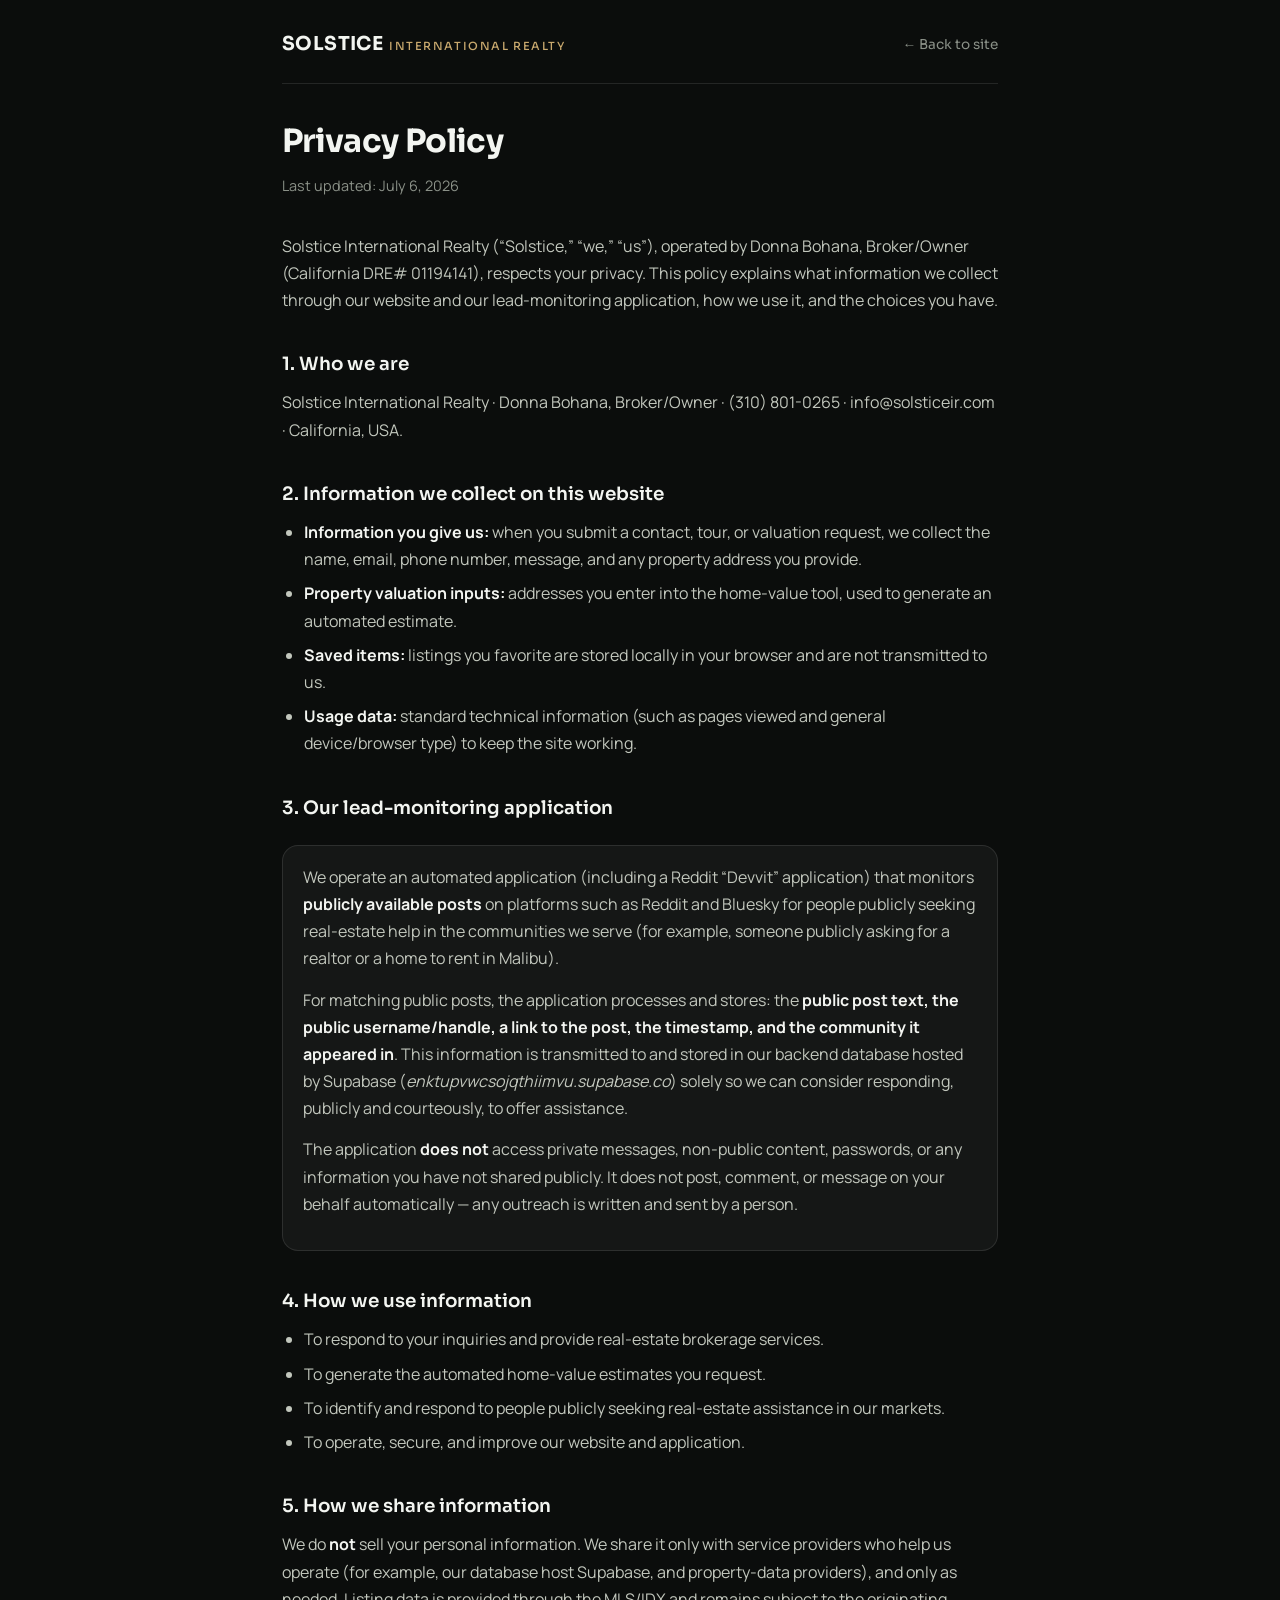
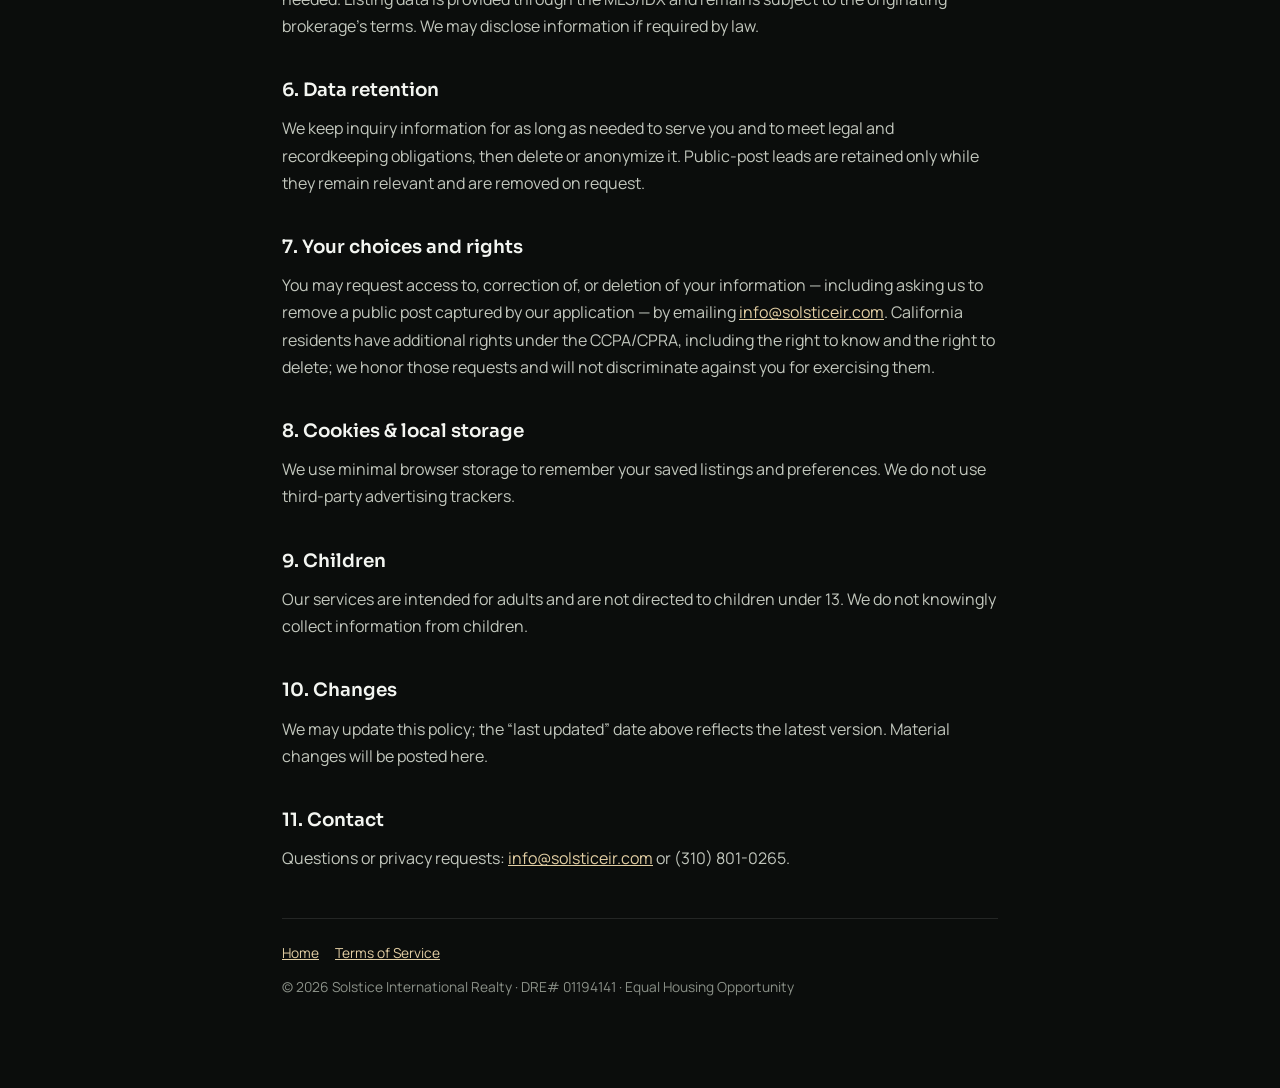
<file: privacy.html>
<!DOCTYPE html>
<html lang="en">
<head>
<meta charset="UTF-8">
<meta name="viewport" content="width=device-width, initial-scale=1, viewport-fit=cover">
<title>Privacy Policy · Solstice International Realty</title>
<meta name="description" content="Privacy Policy for Solstice International Realty and the Solstice lead-monitoring application.">
<link rel="preconnect" href="https://fonts.googleapis.com">
<link href="https://fonts.googleapis.com/css2?family=Sora:wght@400;500;600;700&family=Manrope:wght@400;500;600;700&display=swap" rel="stylesheet">
<style>
  :root{--bg:#0b0d0c;--surface:rgba(255,255,255,.045);--line:rgba(255,255,255,.1);--tx:#f3f5f1;--tx2:#c2c7bd;--tx3:#8b9188;--au:#c9a96e;--au2:#e3cfa4;
    --sans:"Sora",-apple-system,sans-serif;--body:"Manrope",-apple-system,sans-serif;}
  *{box-sizing:border-box}
  body{margin:0;background:var(--bg);color:var(--tx2);font-family:var(--body);line-height:1.7;-webkit-font-smoothing:antialiased}
  .wrap{max-width:760px;margin:0 auto;padding:28px 22px 90px}
  a{color:var(--au2)}
  header{display:flex;align-items:center;justify-content:space-between;gap:12px;flex-wrap:wrap;padding-bottom:22px;border-bottom:1px solid var(--line);margin-bottom:30px}
  .brand{font-family:var(--sans);font-weight:700;font-size:1.2rem;letter-spacing:.02em;color:var(--tx);text-decoration:none}
  .brand span{color:var(--au);font-weight:500;font-size:.7rem;letter-spacing:.14em;text-transform:uppercase;margin-left:6px}
  .back{font-family:var(--sans);font-size:.85rem;color:var(--tx3);text-decoration:none}
  .back:hover{color:var(--tx)}
  h1{font-family:var(--sans);font-weight:700;color:var(--tx);font-size:2rem;letter-spacing:-.02em;margin:0 0 6px}
  .eff{color:var(--tx3);font-size:.9rem;margin-bottom:34px}
  h2{font-family:var(--sans);font-weight:600;color:var(--tx);font-size:1.15rem;margin:34px 0 10px}
  p{margin:0 0 14px}
  ul{margin:0 0 14px;padding-left:22px}
  li{margin-bottom:7px}
  .card{background:var(--surface);border:1px solid var(--line);border-radius:16px;padding:18px 20px;margin:22px 0}
  strong{color:var(--tx)}
  footer{margin-top:46px;padding-top:22px;border-top:1px solid var(--line);font-size:.86rem;color:var(--tx3)}
  footer a{margin-right:16px}
</style>
</head>
<body>
<div class="wrap">
  <header>
    <a class="brand" href="/">SOLSTICE<span>International Realty</span></a>
    <a class="back" href="/">← Back to site</a>
  </header>

  <h1>Privacy Policy</h1>
  <p class="eff">Last updated: July 6, 2026</p>

  <p>Solstice International Realty (“Solstice,” “we,” “us”), operated by Donna Bohana, Broker/Owner (California DRE# 01194141), respects your privacy. This policy explains what information we collect through our website and our lead-monitoring application, how we use it, and the choices you have.</p>

  <h2>1. Who we are</h2>
  <p>Solstice International Realty · Donna Bohana, Broker/Owner · (310) 801-0265 · info@solsticeir.com · California, USA.</p>

  <h2>2. Information we collect on this website</h2>
  <ul>
    <li><strong>Information you give us:</strong> when you submit a contact, tour, or valuation request, we collect the name, email, phone number, message, and any property address you provide.</li>
    <li><strong>Property valuation inputs:</strong> addresses you enter into the home-value tool, used to generate an automated estimate.</li>
    <li><strong>Saved items:</strong> listings you favorite are stored locally in your browser and are not transmitted to us.</li>
    <li><strong>Usage data:</strong> standard technical information (such as pages viewed and general device/browser type) to keep the site working.</li>
  </ul>

  <h2>3. Our lead-monitoring application</h2>
  <div class="card">
    <p>We operate an automated application (including a Reddit “Devvit” application) that monitors <strong>publicly available posts</strong> on platforms such as Reddit and Bluesky for people publicly seeking real-estate help in the communities we serve (for example, someone publicly asking for a realtor or a home to rent in Malibu).</p>
    <p>For matching public posts, the application processes and stores: the <strong>public post text, the public username/handle, a link to the post, the timestamp, and the community it appeared in</strong>. This information is transmitted to and stored in our backend database hosted by Supabase (<em>enktupvwcsojqthiimvu.supabase.co</em>) solely so we can consider responding, publicly and courteously, to offer assistance.</p>
    <p>The application <strong>does not</strong> access private messages, non-public content, passwords, or any information you have not shared publicly. It does not post, comment, or message on your behalf automatically — any outreach is written and sent by a person.</p>
  </div>

  <h2>4. How we use information</h2>
  <ul>
    <li>To respond to your inquiries and provide real-estate brokerage services.</li>
    <li>To generate the automated home-value estimates you request.</li>
    <li>To identify and respond to people publicly seeking real-estate assistance in our markets.</li>
    <li>To operate, secure, and improve our website and application.</li>
  </ul>

  <h2>5. How we share information</h2>
  <p>We do <strong>not</strong> sell your personal information. We share it only with service providers who help us operate (for example, our database host Supabase, and property-data providers), and only as needed. Listing data is provided through the MLS/IDX and remains subject to the originating brokerage’s terms. We may disclose information if required by law.</p>

  <h2>6. Data retention</h2>
  <p>We keep inquiry information for as long as needed to serve you and to meet legal and recordkeeping obligations, then delete or anonymize it. Public-post leads are retained only while they remain relevant and are removed on request.</p>

  <h2>7. Your choices and rights</h2>
  <p>You may request access to, correction of, or deletion of your information — including asking us to remove a public post captured by our application — by emailing <a href="mailto:info@solsticeir.com">info@solsticeir.com</a>. California residents have additional rights under the CCPA/CPRA, including the right to know and the right to delete; we honor those requests and will not discriminate against you for exercising them.</p>

  <h2>8. Cookies &amp; local storage</h2>
  <p>We use minimal browser storage to remember your saved listings and preferences. We do not use third-party advertising trackers.</p>

  <h2>9. Children</h2>
  <p>Our services are intended for adults and are not directed to children under 13. We do not knowingly collect information from children.</p>

  <h2>10. Changes</h2>
  <p>We may update this policy; the “last updated” date above reflects the latest version. Material changes will be posted here.</p>

  <h2>11. Contact</h2>
  <p>Questions or privacy requests: <a href="mailto:info@solsticeir.com">info@solsticeir.com</a> or (310) 801-0265.</p>

  <footer>
    <a href="/">Home</a><a href="/terms.html">Terms of Service</a>
    <div style="margin-top:10px">© 2026 Solstice International Realty · DRE# 01194141 · Equal Housing Opportunity</div>
  </footer>
</div>
</body>
</html>
</file>
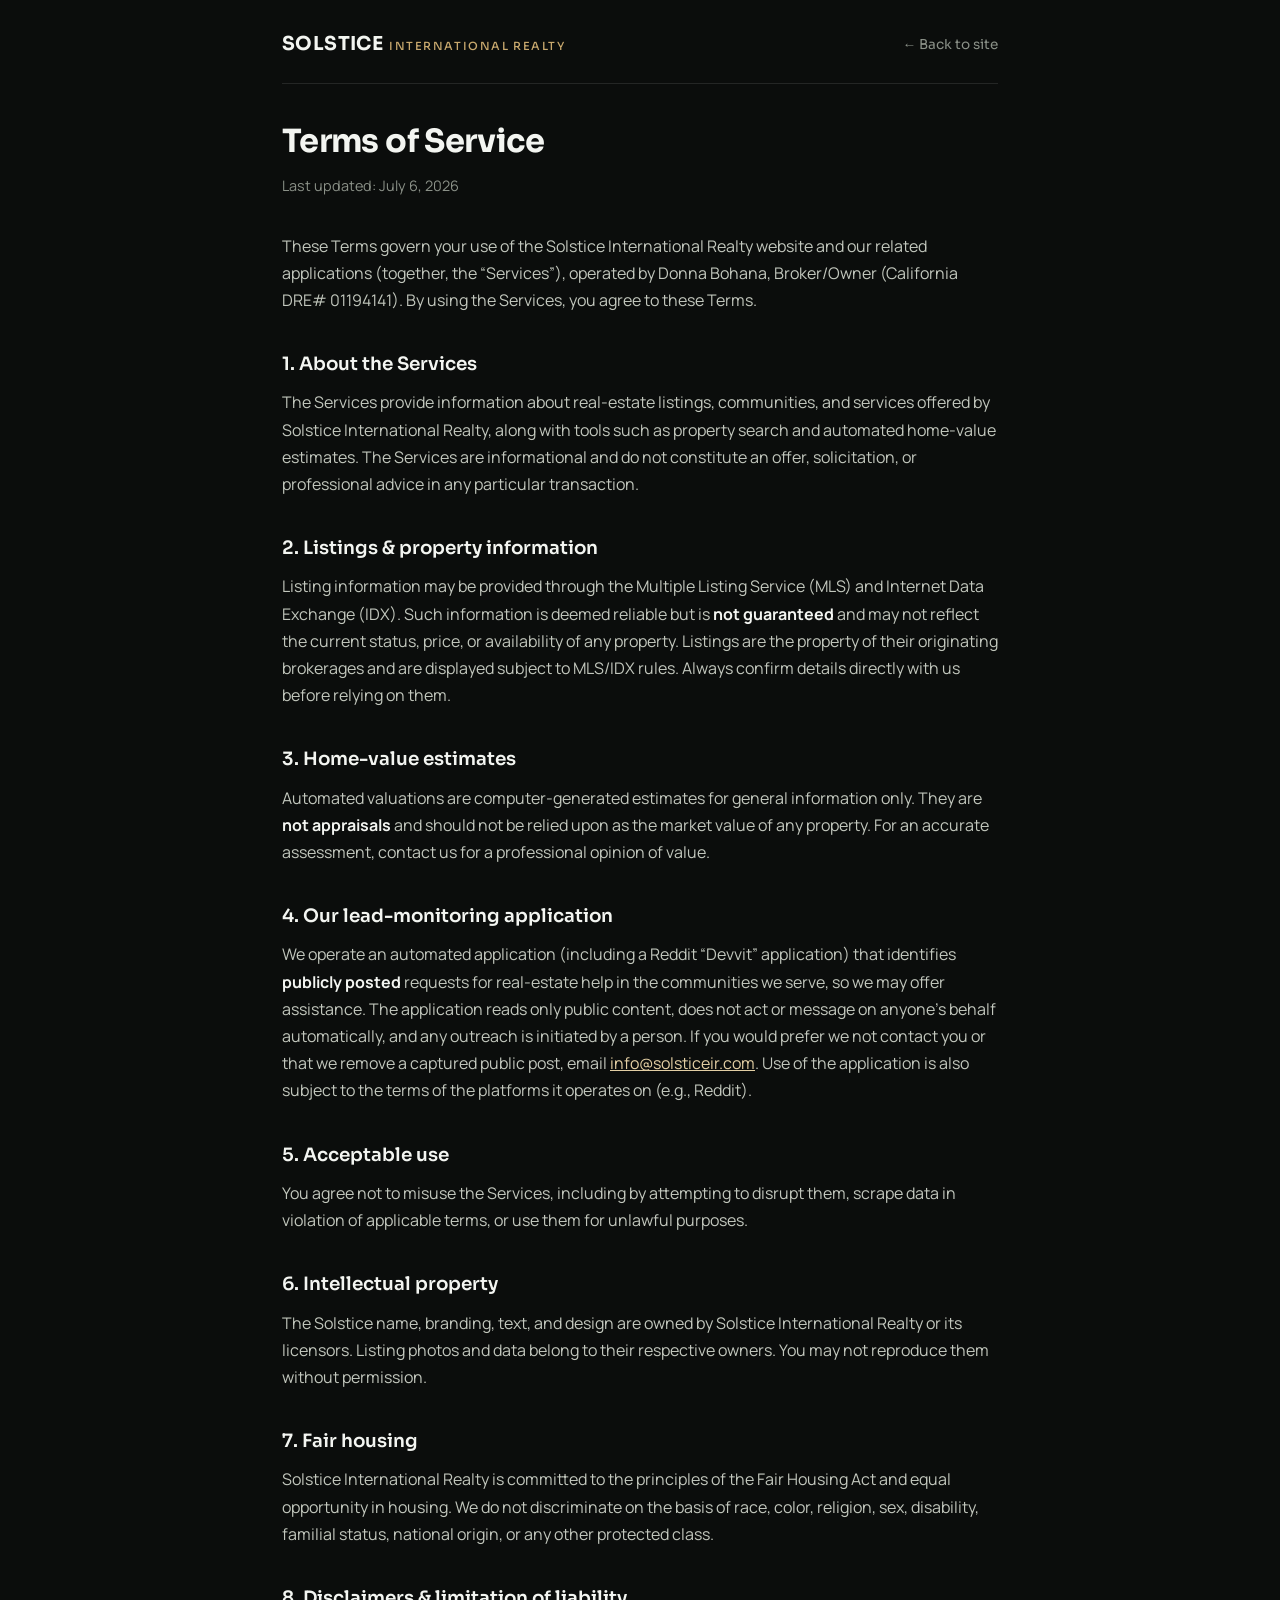
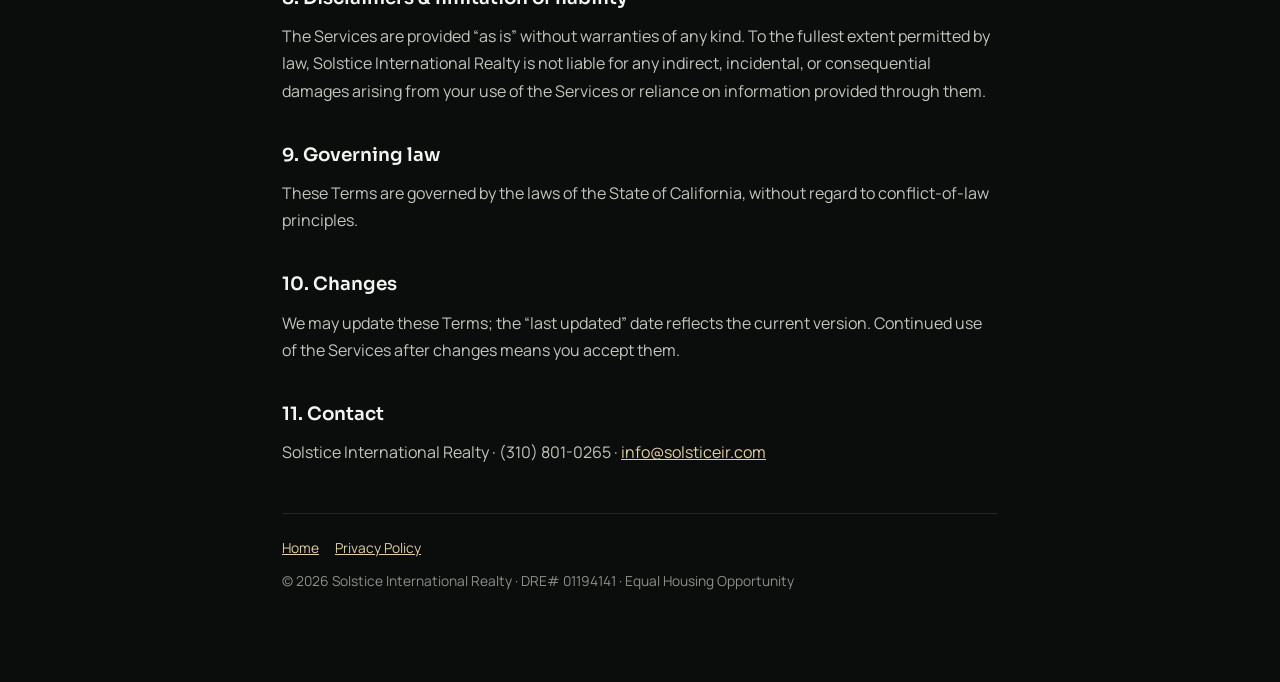
<file: terms.html>
<!DOCTYPE html>
<html lang="en">
<head>
<meta charset="UTF-8">
<meta name="viewport" content="width=device-width, initial-scale=1, viewport-fit=cover">
<title>Terms of Service · Solstice International Realty</title>
<meta name="description" content="Terms of Service for Solstice International Realty and the Solstice lead-monitoring application.">
<link rel="preconnect" href="https://fonts.googleapis.com">
<link href="https://fonts.googleapis.com/css2?family=Sora:wght@400;500;600;700&family=Manrope:wght@400;500;600;700&display=swap" rel="stylesheet">
<style>
  :root{--bg:#0b0d0c;--surface:rgba(255,255,255,.045);--line:rgba(255,255,255,.1);--tx:#f3f5f1;--tx2:#c2c7bd;--tx3:#8b9188;--au:#c9a96e;--au2:#e3cfa4;
    --sans:"Sora",-apple-system,sans-serif;--body:"Manrope",-apple-system,sans-serif;}
  *{box-sizing:border-box}
  body{margin:0;background:var(--bg);color:var(--tx2);font-family:var(--body);line-height:1.7;-webkit-font-smoothing:antialiased}
  .wrap{max-width:760px;margin:0 auto;padding:28px 22px 90px}
  a{color:var(--au2)}
  header{display:flex;align-items:center;justify-content:space-between;gap:12px;flex-wrap:wrap;padding-bottom:22px;border-bottom:1px solid var(--line);margin-bottom:30px}
  .brand{font-family:var(--sans);font-weight:700;font-size:1.2rem;letter-spacing:.02em;color:var(--tx);text-decoration:none}
  .brand span{color:var(--au);font-weight:500;font-size:.7rem;letter-spacing:.14em;text-transform:uppercase;margin-left:6px}
  .back{font-family:var(--sans);font-size:.85rem;color:var(--tx3);text-decoration:none}
  .back:hover{color:var(--tx)}
  h1{font-family:var(--sans);font-weight:700;color:var(--tx);font-size:2rem;letter-spacing:-.02em;margin:0 0 6px}
  .eff{color:var(--tx3);font-size:.9rem;margin-bottom:34px}
  h2{font-family:var(--sans);font-weight:600;color:var(--tx);font-size:1.15rem;margin:34px 0 10px}
  p{margin:0 0 14px}
  ul{margin:0 0 14px;padding-left:22px}
  li{margin-bottom:7px}
  strong{color:var(--tx)}
  footer{margin-top:46px;padding-top:22px;border-top:1px solid var(--line);font-size:.86rem;color:var(--tx3)}
  footer a{margin-right:16px}
</style>
</head>
<body>
<div class="wrap">
  <header>
    <a class="brand" href="/">SOLSTICE<span>International Realty</span></a>
    <a class="back" href="/">← Back to site</a>
  </header>

  <h1>Terms of Service</h1>
  <p class="eff">Last updated: July 6, 2026</p>

  <p>These Terms govern your use of the Solstice International Realty website and our related applications (together, the “Services”), operated by Donna Bohana, Broker/Owner (California DRE# 01194141). By using the Services, you agree to these Terms.</p>

  <h2>1. About the Services</h2>
  <p>The Services provide information about real-estate listings, communities, and services offered by Solstice International Realty, along with tools such as property search and automated home-value estimates. The Services are informational and do not constitute an offer, solicitation, or professional advice in any particular transaction.</p>

  <h2>2. Listings &amp; property information</h2>
  <p>Listing information may be provided through the Multiple Listing Service (MLS) and Internet Data Exchange (IDX). Such information is deemed reliable but is <strong>not guaranteed</strong> and may not reflect the current status, price, or availability of any property. Listings are the property of their originating brokerages and are displayed subject to MLS/IDX rules. Always confirm details directly with us before relying on them.</p>

  <h2>3. Home-value estimates</h2>
  <p>Automated valuations are computer-generated estimates for general information only. They are <strong>not appraisals</strong> and should not be relied upon as the market value of any property. For an accurate assessment, contact us for a professional opinion of value.</p>

  <h2>4. Our lead-monitoring application</h2>
  <p>We operate an automated application (including a Reddit “Devvit” application) that identifies <strong>publicly posted</strong> requests for real-estate help in the communities we serve, so we may offer assistance. The application reads only public content, does not act or message on anyone’s behalf automatically, and any outreach is initiated by a person. If you would prefer we not contact you or that we remove a captured public post, email <a href="mailto:info@solsticeir.com">info@solsticeir.com</a>. Use of the application is also subject to the terms of the platforms it operates on (e.g., Reddit).</p>

  <h2>5. Acceptable use</h2>
  <p>You agree not to misuse the Services, including by attempting to disrupt them, scrape data in violation of applicable terms, or use them for unlawful purposes.</p>

  <h2>6. Intellectual property</h2>
  <p>The Solstice name, branding, text, and design are owned by Solstice International Realty or its licensors. Listing photos and data belong to their respective owners. You may not reproduce them without permission.</p>

  <h2>7. Fair housing</h2>
  <p>Solstice International Realty is committed to the principles of the Fair Housing Act and equal opportunity in housing. We do not discriminate on the basis of race, color, religion, sex, disability, familial status, national origin, or any other protected class.</p>

  <h2>8. Disclaimers &amp; limitation of liability</h2>
  <p>The Services are provided “as is” without warranties of any kind. To the fullest extent permitted by law, Solstice International Realty is not liable for any indirect, incidental, or consequential damages arising from your use of the Services or reliance on information provided through them.</p>

  <h2>9. Governing law</h2>
  <p>These Terms are governed by the laws of the State of California, without regard to conflict-of-law principles.</p>

  <h2>10. Changes</h2>
  <p>We may update these Terms; the “last updated” date reflects the current version. Continued use of the Services after changes means you accept them.</p>

  <h2>11. Contact</h2>
  <p>Solstice International Realty · (310) 801-0265 · <a href="mailto:info@solsticeir.com">info@solsticeir.com</a></p>

  <footer>
    <a href="/">Home</a><a href="/privacy.html">Privacy Policy</a>
    <div style="margin-top:10px">© 2026 Solstice International Realty · DRE# 01194141 · Equal Housing Opportunity</div>
  </footer>
</div>
</body>
</html>
</file>
